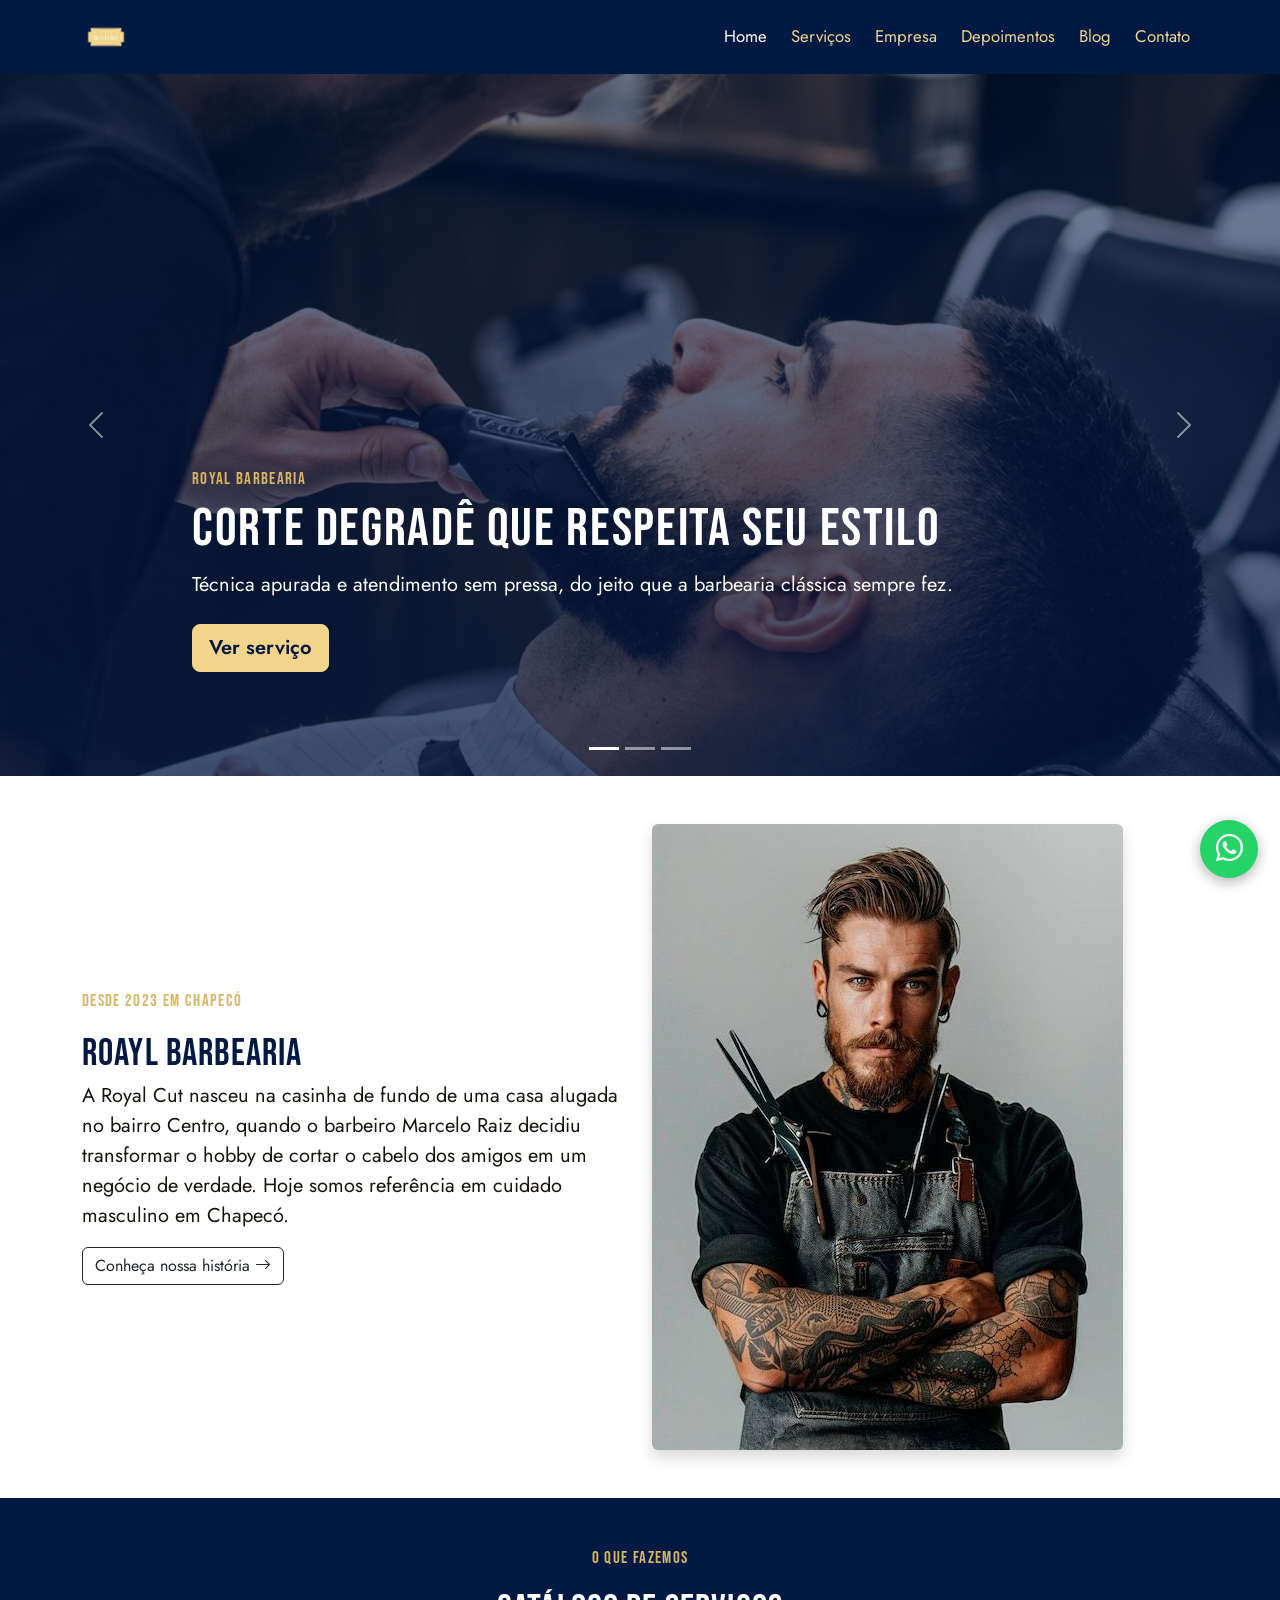
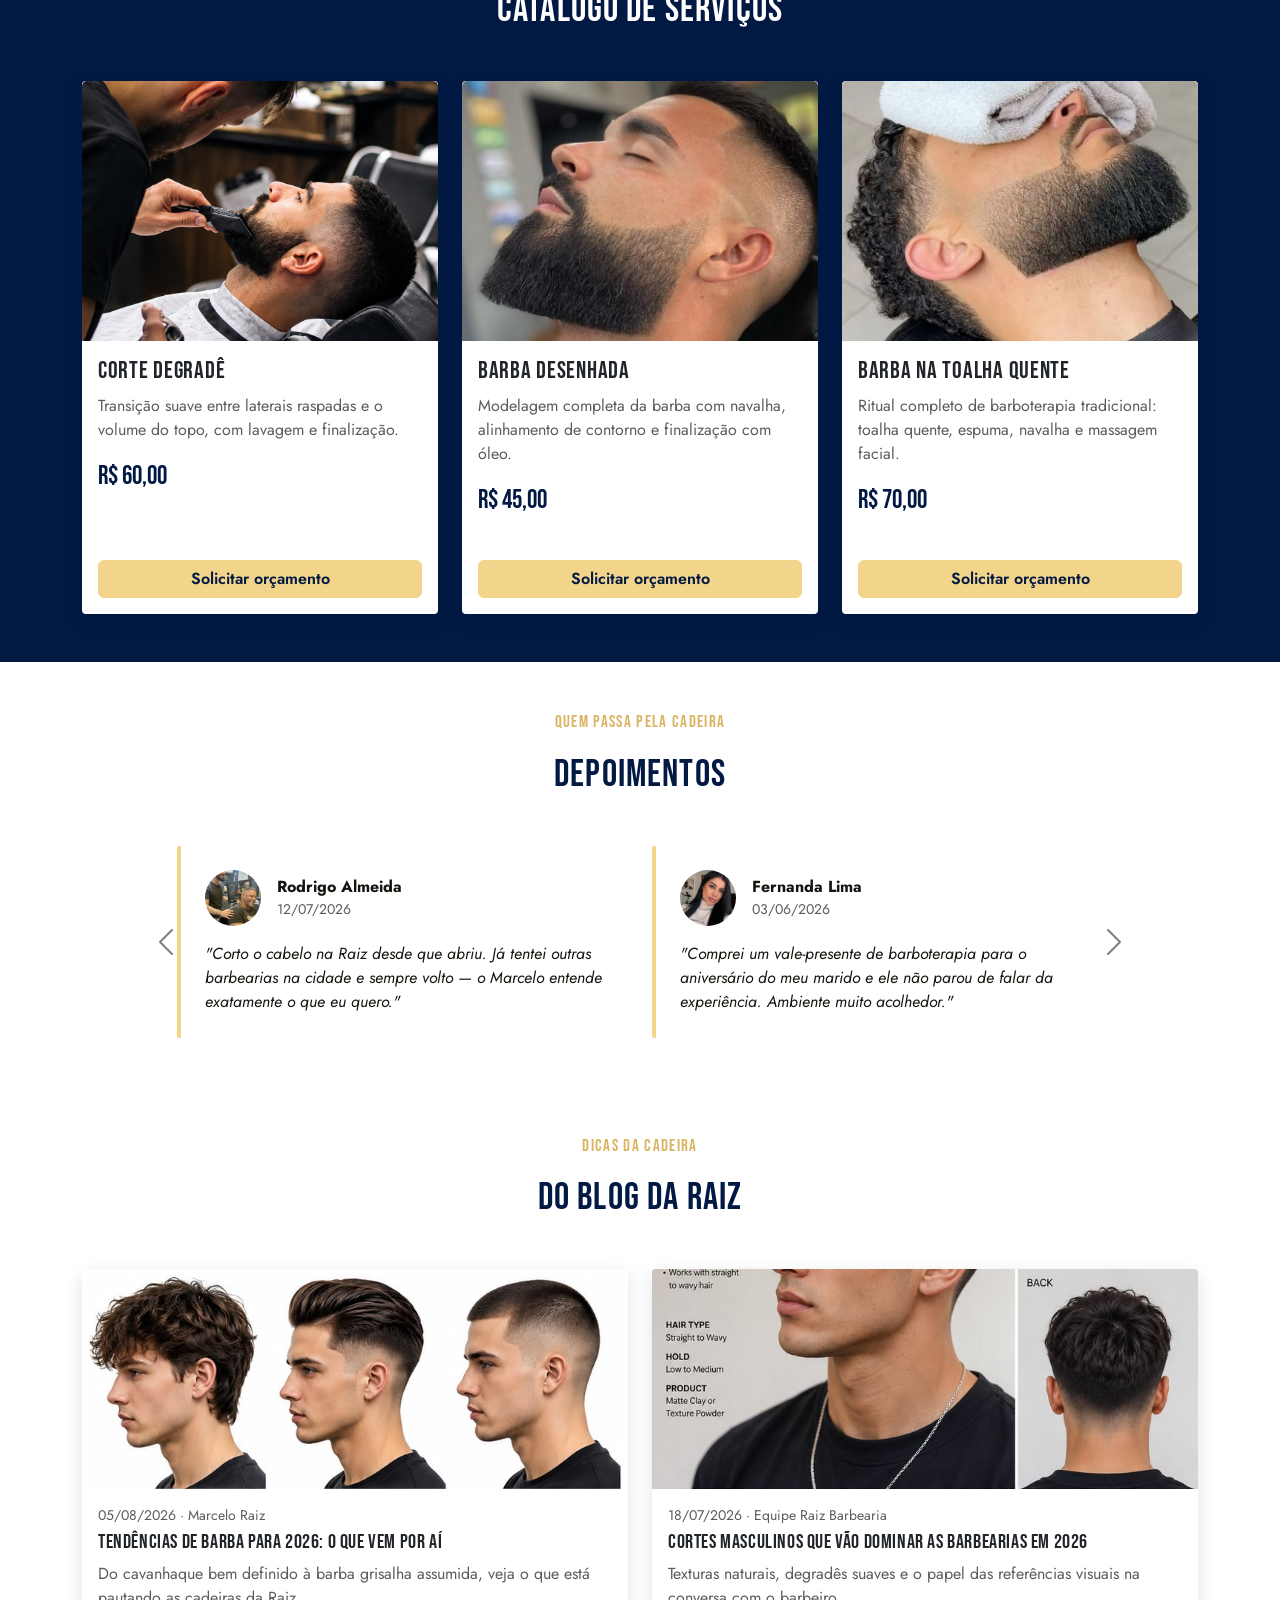
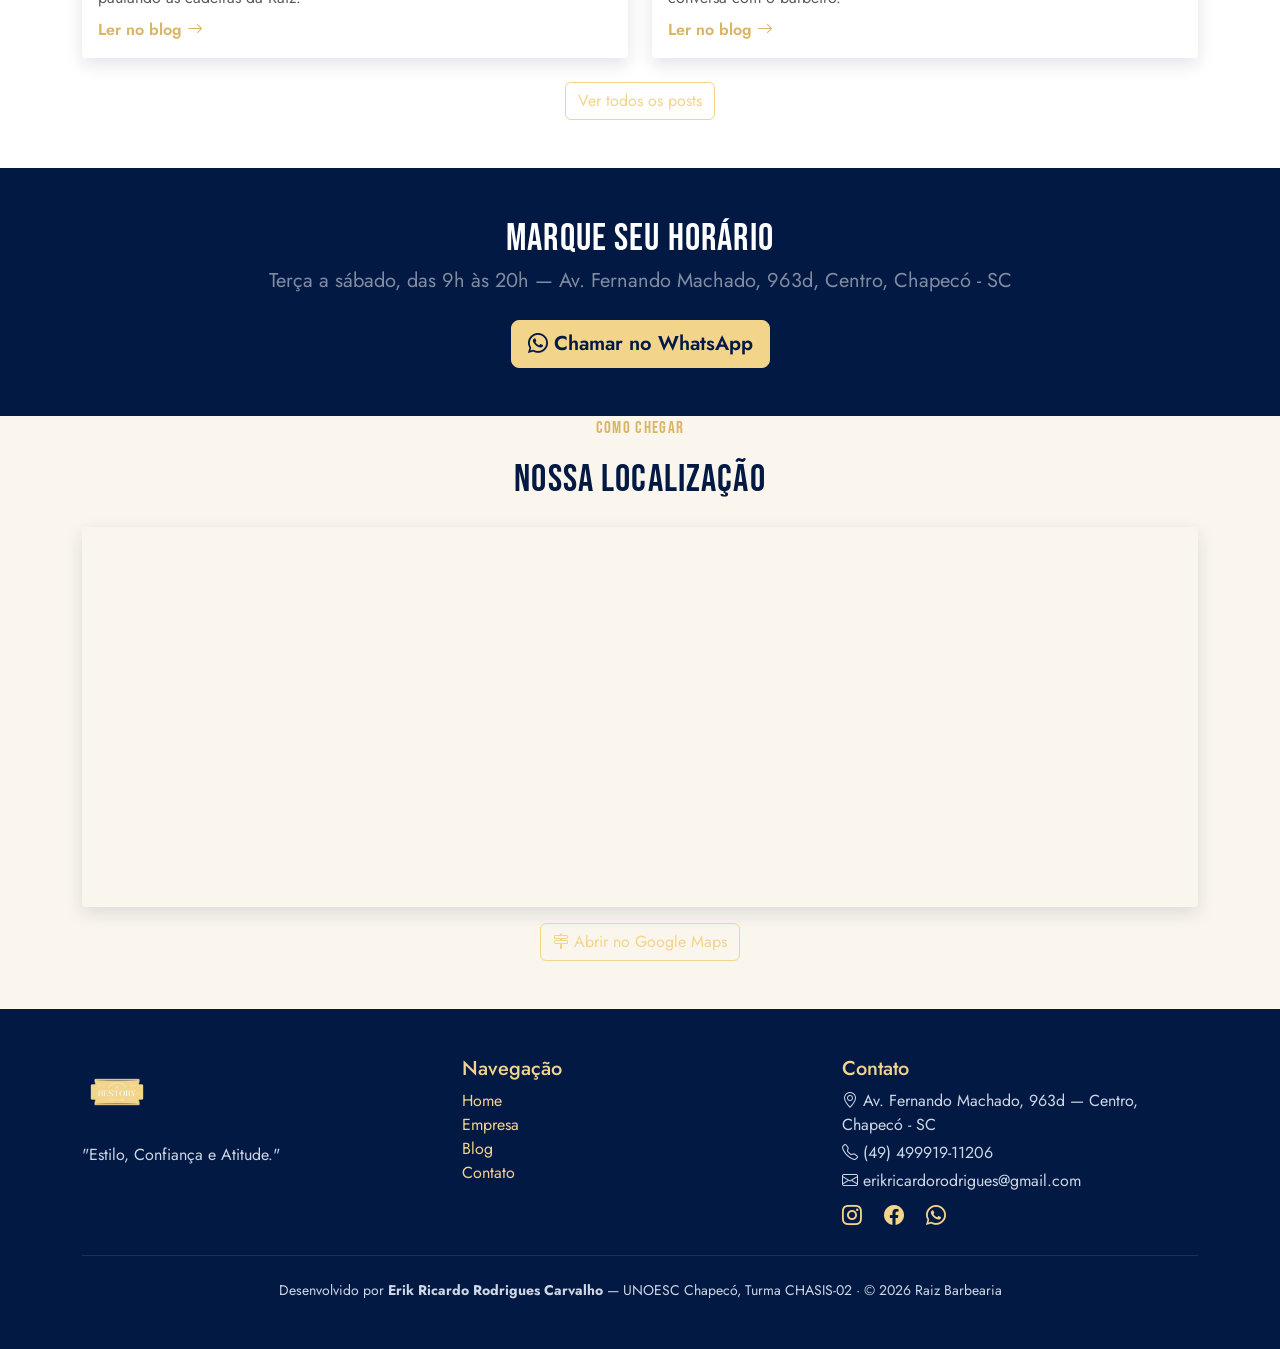
<file: index.html>
<!DOCTYPE html>
<html lang="pt-BR">
<head>
<meta charset="UTF-8">
<meta name="viewport" content="width=device-width, initial-scale=1.0">
<title>Raiz Barbearia | Estilo, Confiança e Atitude</title>
<meta name="description" content="Raiz Barbearia - cortes clássicos, barba desenhada e barboterapia em Chapecó - SC.">

<!-- Bootstrap 5 -->
<link href="https://cdn.jsdelivr.net/npm/bootstrap@5.3.3/dist/css/bootstrap.min.css" rel="stylesheet">
<!-- Bootstrap Icons -->
<link rel="stylesheet" href="https://cdn.jsdelivr.net/npm/bootstrap-icons@1.11.3/font/bootstrap-icons.css">
<!-- Fontes -->
<link rel="preconnect" href="https://fonts.googleapis.com">
<link href="https://fonts.googleapis.com/css2?family=Bebas+Neue&family=Jost:wght@400;500;600&display=swap" rel="stylesheet">
<!-- CSS próprio -->
<link rel="stylesheet" href="css/style.css">
</head>
<body>

<!-- NAVBAR -->
<nav class="navbar navbar-expand-lg navbar-raiz sticky-top py-2">
  <div class="container">
    <a class="navbar-brand" href="index.html">
      <img src="img/image3.png" alt="Logo Raiz Barbearia">
    </a>
    <button class="navbar-toggler" type="button" data-bs-toggle="collapse" data-bs-target="#navMenu">
      <span class="navbar-toggler-icon"></span>
    </button>
    <div class="collapse navbar-collapse" id="navMenu">
      <ul class="navbar-nav ms-auto text-center gap-2">
        <li class="nav-item"><a class="nav-link active" href="index.html#home">Home</a></li>
        <li class="nav-item"><a class="nav-link" href="index.html#servicos">Serviços</a></li>
        <li class="nav-item"><a class="nav-link" href="empresa.html">Empresa</a></li>
        <li class="nav-item"><a class="nav-link" href="index.html#depoimentos">Depoimentos</a></li>
        <li class="nav-item"><a class="nav-link" href="blog.html">Blog</a></li>
        <li class="nav-item"><a class="nav-link" href="contato.html">Contato</a></li>
      </ul>
    </div>
  </div>
</nav>

<!-- HERO / CARROSSEL -->
<header id="home" class="position-relative">
  <div id="heroCarousel" class="carousel slide hero-carousel" data-bs-ride="carousel">
    <div class="carousel-indicators">
      <button type="button" data-bs-target="#heroCarousel" data-bs-slide-to="0" class="active"></button>
      <button type="button" data-bs-target="#heroCarousel" data-bs-slide-to="1"></button>
      <button type="button" data-bs-target="#heroCarousel" data-bs-slide-to="2"></button>
    </div>
    <div class="carousel-inner">
      <div class="carousel-item active position-relative" style="background-image:url('img/image7.jpeg');">
        <div class="carousel-caption text-start text-white">
          <p class="section-kicker mb-1">ROYAL BARBEARIA</p>
          <h1 class="brand-font">Corte Degradê que respeita seu estilo</h1>
          <p class="fs-5 d-none d-md-block">Técnica apurada e atendimento sem pressa, do jeito que a barbearia clássica sempre fez.</p>
          <a href="servico1.html" class="btn btn-gold btn-lg mt-2">Ver serviço</a>
        </div>
      </div>
      <div class="carousel-item position-relative" style="background-image:url('img/image8.jpeg');">
        <div class="carousel-caption text-start text-white">
          <p class="section-kicker mb-1">PROMOÇÃO DO MÊS</p>
          <h1 class="brand-font">Barba Desenhada na navalha</h1>
          <p class="fs-5 d-none d-md-block">Modelagem completa com alinhamento perfeito para o formato do seu rosto.</p>
          <a href="servico2.html" class="btn btn-gold btn-lg mt-2">Ver serviço</a>
        </div>
      </div>
      <div class="carousel-item position-relative" style="background-image:url('img/image9.jpeg');">
        <div class="carousel-caption text-start text-white">
          <p class="section-kicker mb-1">EXPERIÊNCIA COMPLETA</p>
          <h1 class="brand-font">Barboterapia Tradicional</h1>
          <p class="fs-5 d-none d-md-block">Toalha quente, espuma e massagem facial: o ritual mais pedido da casa.</p>
          <a href="servico3.html" class="btn btn-gold btn-lg mt-2">Ver serviço</a>
        </div>
      </div>
    </div>
    <button class="carousel-control-prev" type="button" data-bs-target="#heroCarousel" data-bs-slide="prev">
      <span class="carousel-control-prev-icon"></span>
    </button>
    <button class="carousel-control-next" type="button" data-bs-target="#heroCarousel" data-bs-slide="next">
      <span class="carousel-control-next-icon"></span>
    </button>
  </div>
</header>

<!-- TEASER EMPRESA -->
<section class="py-5 bg-white">
  <div class="container">
    <div class="row align-items-center g-4">
      <div class="col-lg-6">
        <p class="section-kicker">DESDE 2023 EM CHAPECÓ</p>
        <h2 class="section-title">Roayl Barbearia</h2>
        <p class="fs-5">A Royal Cut nasceu na casinha de fundo de uma casa alugada no bairro Centro, quando o barbeiro Marcelo Raiz decidiu transformar o hobby de cortar o cabelo dos amigos em um negócio de verdade. Hoje somos referência em cuidado masculino em Chapecó.</p>
        <a href="empresa.html" class="btn btn-outline-dark">Conheça nossa história <i class="bi bi-arrow-right"></i></a>
      </div>
      <div class="col-lg-6">
        <img src="img/image4.jpeg" class="img-fluid rounded shadow" alt="Barbeiro da Raiz Barbearia atendendo cliente">
      </div>
    </div>
  </div>
</section>

<!-- CATÁLOGO DE SERVIÇOS -->
<section id="servicos" class="py-5 bg-navy">
  <div class="container">
    <div class="text-center mb-5">
      <p class="section-kicker text-gold">O QUE FAZEMOS</p>
      <h2 class="section-title text-white">Catálogo de Serviços</h2>
    </div>
    <div class="row g-4">

      <div class="col-md-4">
        <div class="card card-service h-100">
          <img src="img/image7.jpeg" class="card-img-top" alt="Corte Degradê">
          <div class="card-body">
            <h3 class="h4">Corte Degradê</h3>
            <p class="text-muted">Transição suave entre laterais raspadas e o volume do topo, com lavagem e finalização.</p>
            <p class="price-tag">R$ 60,00</p>
          </div>
          <div class="card-footer bg-white border-0 pb-3 d-grid">
            <a href="servico1.html" class="btn btn-gold">Solicitar orçamento</a>
          </div>
        </div>
      </div>

      <div class="col-md-4">
        <div class="card card-service h-100">
          <img src="img/image8.jpeg" class="card-img-top" alt="Barba Desenhada">
          <div class="card-body">
            <h3 class="h4">Barba Desenhada</h3>
            <p class="text-muted">Modelagem completa da barba com navalha, alinhamento de contorno e finalização com óleo.</p>
            <p class="price-tag">R$ 45,00</p>
          </div>
          <div class="card-footer bg-white border-0 pb-3 d-grid">
            <a href="servico2.html" class="btn btn-gold">Solicitar orçamento</a>
          </div>
        </div>
      </div>

      <div class="col-md-4">
        <div class="card card-service h-100">
          <img src="img/image9.jpeg" class="card-img-top" alt="Barba na Toalha Quente">
          <div class="card-body">
            <h3 class="h4">Barba na Toalha Quente</h3>
            <p class="text-muted">Ritual completo de barboterapia tradicional: toalha quente, espuma, navalha e massagem facial.</p>
            <p class="price-tag">R$ 70,00</p>
          </div>
          <div class="card-footer bg-white border-0 pb-3 d-grid">
            <a href="servico3.html" class="btn btn-gold">Solicitar orçamento</a>
          </div>
        </div>
      </div>

    </div>
  </div>
</section>

<!-- DEPOIMENTOS -->
<section id="depoimentos" class="py-5 bg-white">
  <div class="container">
    <div class="text-center mb-5">
      <p class="section-kicker">QUEM PASSA PELA CADEIRA</p>
      <h2 class="section-title">Depoimentos</h2>
    </div>

    <div id="depoimentosCarousel" class="carousel slide" data-bs-ride="carousel">
      <div class="carousel-inner">

        <div class="carousel-item active">
          <div class="row g-4 justify-content-center">
            <div class="col-md-5">
              <div class="testimonial-card">
                <div class="d-flex align-items-center gap-3 mb-3">
                  <img src="img/image10.jpeg" class="testimonial-avatar" alt="Rodrigo Almeida">
                  <div>
                    <strong>Rodrigo Almeida</strong>
                    <div class="text-muted small">12/07/2026</div>
                  </div>
                </div>
                <p class="mb-0 fst-italic">"Corto o cabelo na Raiz desde que abriu. Já tentei outras barbearias na cidade e sempre volto — o Marcelo entende exatamente o que eu quero."</p>
              </div>
            </div>
            <div class="col-md-5">
              <div class="testimonial-card">
                <div class="d-flex align-items-center gap-3 mb-3">
                  <img src="img/image11.jpeg" class="testimonial-avatar" alt="Fernanda Lima">
                  <div>
                    <strong>Fernanda Lima</strong>
                    <div class="text-muted small">03/06/2026</div>
                  </div>
                </div>
                <p class="mb-0 fst-italic">"Comprei um vale-presente de barboterapia para o aniversário do meu marido e ele não parou de falar da experiência. Ambiente muito acolhedor."</p>
              </div>
            </div>
          </div>
        </div>

        <div class="carousel-item">
          <div class="row g-4 justify-content-center">
            <div class="col-md-5">
              <div class="testimonial-card">
                <div class="d-flex align-items-center gap-3 mb-3">
                  <img src="img/image12.jpeg" class="testimonial-avatar" alt="Eduardo Zanella">
                  <div>
                    <strong>Eduardo Zanella</strong>
                    <div class="text-muted small">22/04/2026</div>
                  </div>
                </div>
                <p class="mb-0 fst-italic">"Sou grisalho e sempre tive receio de mexer na barba. O Gabriel foi paciente, explicou cada etapa do desenho e o resultado ficou natural. Virei cliente fiel."</p>
              </div>
            </div>
            <div class="col-md-5">
              <div class="testimonial-card">
                <div class="d-flex align-items-center gap-3 mb-3">
                  <div class="testimonial-avatar-fallback">TS</div>
                  <div>
                    <strong>Thiago Souza</strong>
                    <div class="text-muted small">28/03/2026</div>
                  </div>
                </div>
                <p class="mb-0 fst-italic">"Ambiente muito bem cuidado e horário sempre respeitado. O corte degradê ficou exatamente como eu pedi, sem precisar explicar duas vezes."</p>
              </div>
            </div>
          </div>
        </div>

        <div class="carousel-item">
          <div class="row g-4 justify-content-center">
            <div class="col-md-5">
              <div class="testimonial-card">
                <div class="d-flex align-items-center gap-3 mb-3">
                  <div class="testimonial-avatar-fallback">CM</div>
                  <div>
                    <strong>Carlos Menezes</strong>
                    <div class="text-muted small">15/02/2026</div>
                  </div>
                </div>
                <p class="mb-0 fst-italic">"Já indiquei a Raiz pra vários amigos. Atendimento pontual e a Juliana entende muito de coloração masculina, ficou super natural."</p>
              </div>
            </div>
          </div>
        </div>

      </div>
      <button class="carousel-control-prev" type="button" data-bs-target="#depoimentosCarousel" data-bs-slide="prev">
        <span class="carousel-control-prev-icon" style="filter:invert(1) grayscale(1);"></span>
      </button>
      <button class="carousel-control-next" type="button" data-bs-target="#depoimentosCarousel" data-bs-slide="next">
        <span class="carousel-control-next-icon" style="filter:invert(1) grayscale(1);"></span>
      </button>
    </div>
  </div>
</section>

<!-- BLOG TEASER -->
<section class="py-5 bg-white">
  <div class="container">
    <div class="text-center mb-5">
      <p class="section-kicker">DICAS DA CADEIRA</p>
      <h2 class="section-title">Do blog da Raiz</h2>
    </div>
    <div class="row g-4">
      <div class="col-md-6">
        <a href="blog.html#post-tendencias-barba-2026" class="text-decoration-none text-reset">
          <div class="card card-service h-100">
            <img src="img/image13.jpeg" alt="Tendências de barba para 2026" style="height:220px; object-fit:cover;">
            <div class="card-body">
              <p class="text-muted small mb-1">05/08/2026 &middot; Marcelo Raiz</p>
              <h3 class="h5">Tendências de Barba para 2026: o que vem por aí</h3>
              <p class="mb-0 text-muted">Do cavanhaque bem definido à barba grisalha assumida, veja o que está pautando as cadeiras da Raiz.</p>
              <span class="text-gold-dark fw-semibold d-inline-block mt-2">Ler no blog <i class="bi bi-arrow-right"></i></span>
            </div>
          </div>
        </a>
      </div>
      <div class="col-md-6">
        <a href="blog.html#post-cortes-masculinos-2026" class="text-decoration-none text-reset">
          <div class="card card-service h-100">
            <img src="img/image14.jpeg" alt="Cortes masculinos que vão dominar as barbearias em 2026" style="height:220px; object-fit:cover;">
            <div class="card-body">
              <p class="text-muted small mb-1">18/07/2026 &middot; Equipe Raiz Barbearia</p>
              <h3 class="h5">Cortes Masculinos que Vão Dominar as Barbearias em 2026</h3>
              <p class="mb-0 text-muted">Texturas naturais, degradês suaves e o papel das referências visuais na conversa com o barbeiro.</p>
              <span class="text-gold-dark fw-semibold d-inline-block mt-2">Ler no blog <i class="bi bi-arrow-right"></i></span>
            </div>
          </div>
        </a>
      </div>
    </div>
    <div class="text-center mt-4">
      <a href="blog.html" class="btn btn-outline-gold">Ver todos os posts</a>
    </div>
  </div>
</section>

<!-- CTA FINAL -->
<section class="py-5 bg-navy text-center">
  <div class="container">
    <h2 class="text-white section-title">Marque seu horário</h2>
    <p class="text-white-50 fs-5 mb-4">Terça a sábado, das 9h às 20h — Av. Fernando Machado, 963d, Centro, Chapecó - SC</p>
    <a href="https://wa.me/5549999911206" target="_blank" class="btn btn-gold btn-lg"><i class="bi bi-whatsapp"></i> Chamar no WhatsApp</a>
  </div>
</section>

<!-- MAPA -->
<section class="pb-5">
  <div class="container">
    <div class="text-center mb-4">
      <p class="section-kicker">COMO CHEGAR</p>
      <h2 class="section-title">Nossa localização</h2>
    </div>
    <div class="map-embed">
      <iframe
        src="https://maps.google.com/maps?q=Av.+Fernando+Machado,+963d,+Centro,+Chapec%C3%B3+-+SC,+89802-111&output=embed"
        width="100%" height="100%" style="border:0;" allowfullscreen="" loading="lazy"
        referrerpolicy="no-referrer-when-downgrade" title="Localização da Raiz Barbearia no mapa"></iframe>
    </div>
    <div class="text-center mt-3">
      <a href="https://www.google.com/maps/search/?api=1&query=Av.+Fernando+Machado,+963d,+Centro,+Chapec%C3%B3+-+SC,+89802-111" target="_blank" class="btn btn-outline-gold">
        <i class="bi bi-signpost-2"></i> Abrir no Google Maps
      </a>
    </div>
  </div>
</section>

<!-- FOOTER -->
<footer class="site-footer py-5">
  <div class="container">
    <div class="row g-4">
      <div class="col-md-4">
        <img src="img/image1.png" alt="Logo Raiz Barbearia" style="height:70px;">
        <p class="mt-3 mb-0">"Estilo, Confiança e Atitude."</p>
      </div>
      <div class="col-md-4">
        <h5 class="text-gold">Navegação</h5>
        <ul class="list-unstyled">
          <li><a href="index.html">Home</a></li>
          <li><a href="empresa.html">Empresa</a></li>
          <li><a href="blog.html">Blog</a></li>
          <li><a href="contato.html">Contato</a></li>
        </ul>
      </div>
      <div class="col-md-4">
        <h5 class="text-gold">Contato</h5>
        <p class="mb-1"><i class="bi bi-geo-alt"></i> Av. Fernando Machado, 963d — Centro, Chapecó - SC</p>
        <p class="mb-1"><i class="bi bi-telephone"></i> (49) 499919-11206</p>
        <p class="mb-1"><i class="bi bi-envelope"></i> erikricardorodrigues@gmail.com</p>
        <div class="mt-2 fs-5">
          <a href="#" class="me-3"><i class="bi bi-instagram"></i></a>
          <a href="#" class="me-3"><i class="bi bi-facebook"></i></a>
          <a href="https://wa.me/5549999911206" target="_blank"><i class="bi bi-whatsapp"></i></a>
        </div>
      </div>
    </div>
    <hr class="border-secondary my-4">
    <p class="text-center mb-0 small">Desenvolvido por <strong>Erik Ricardo Rodrigues Carvalho</strong> — UNOESC Chapecó, Turma CHASIS-02 &middot; &copy; 2026 Raiz Barbearia</p>
  </div>
</footer>

<a href="https://wa.me/5549999911206" target="_blank" class="whatsapp-float"><i class="bi bi-whatsapp"></i></a>

<script src="https://cdn.jsdelivr.net/npm/bootstrap@5.3.3/dist/js/bootstrap.bundle.min.js"></script>
</body>
</html>
</file>
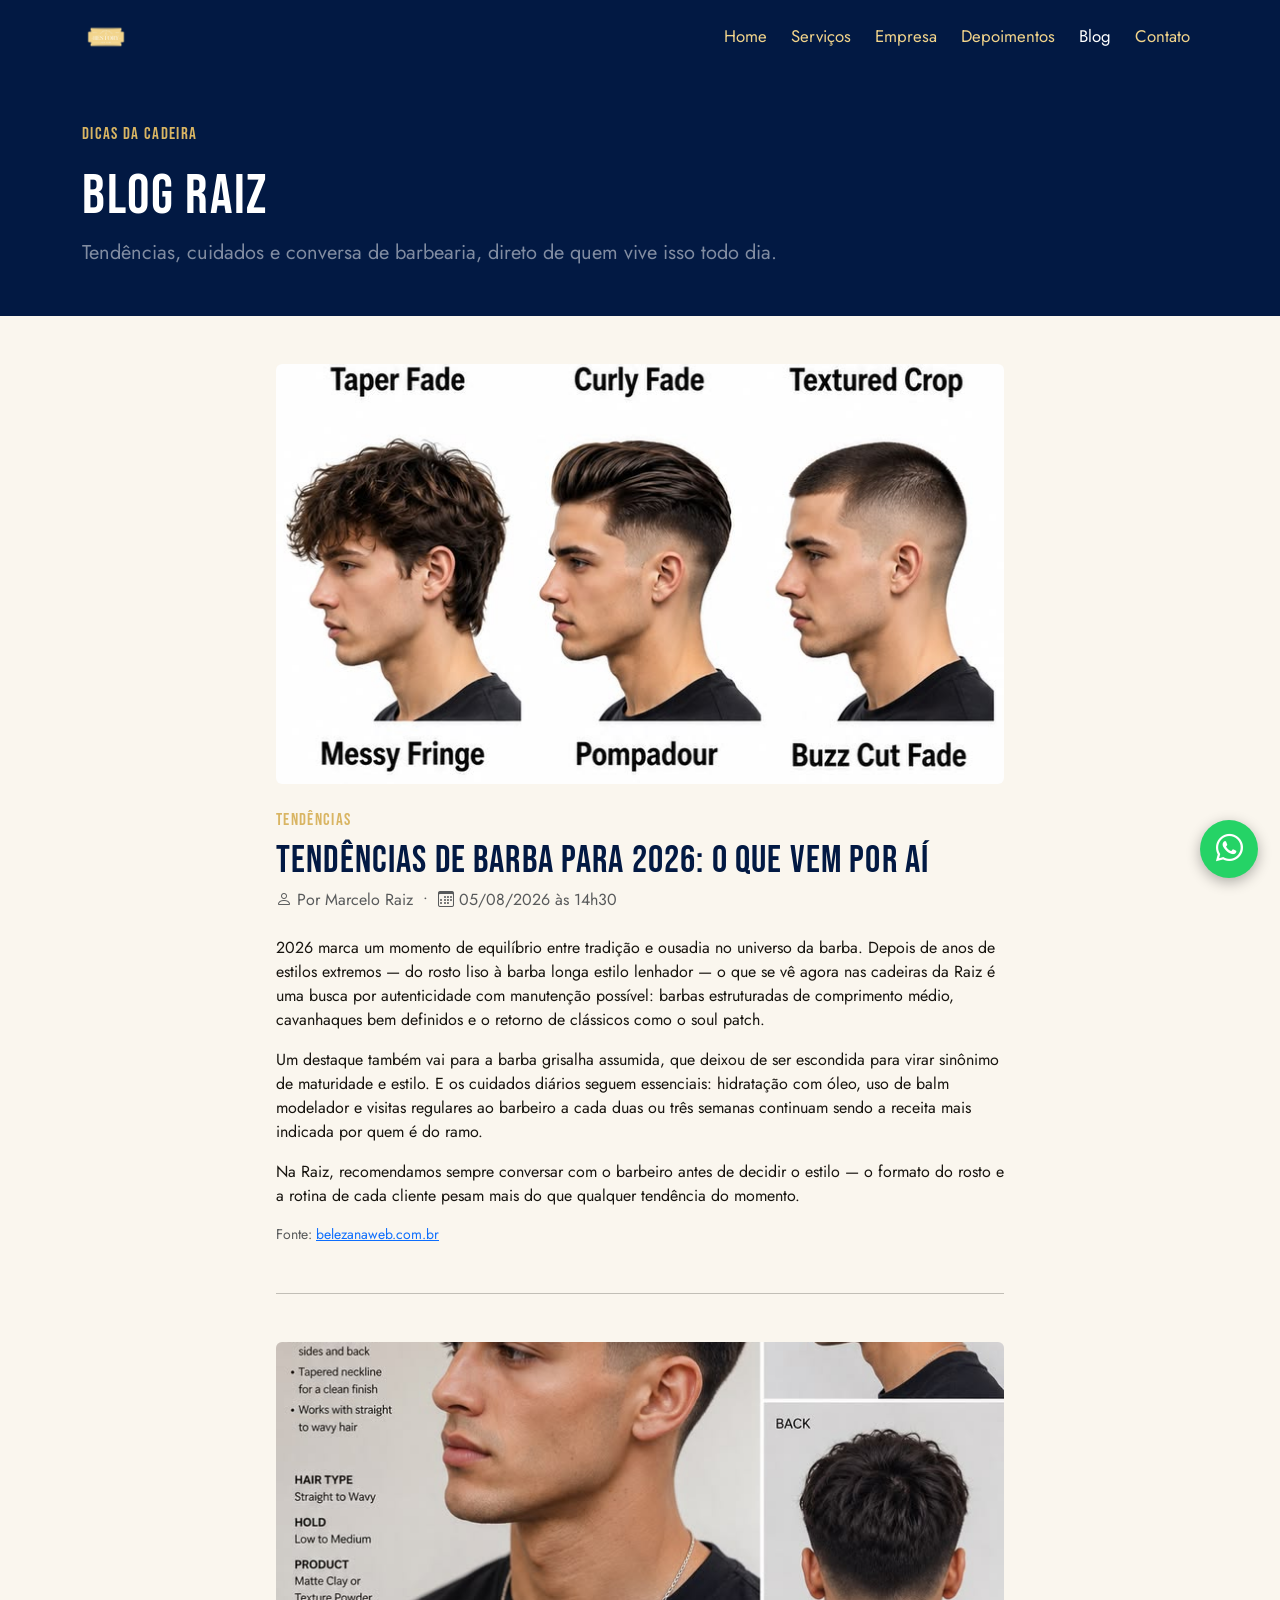
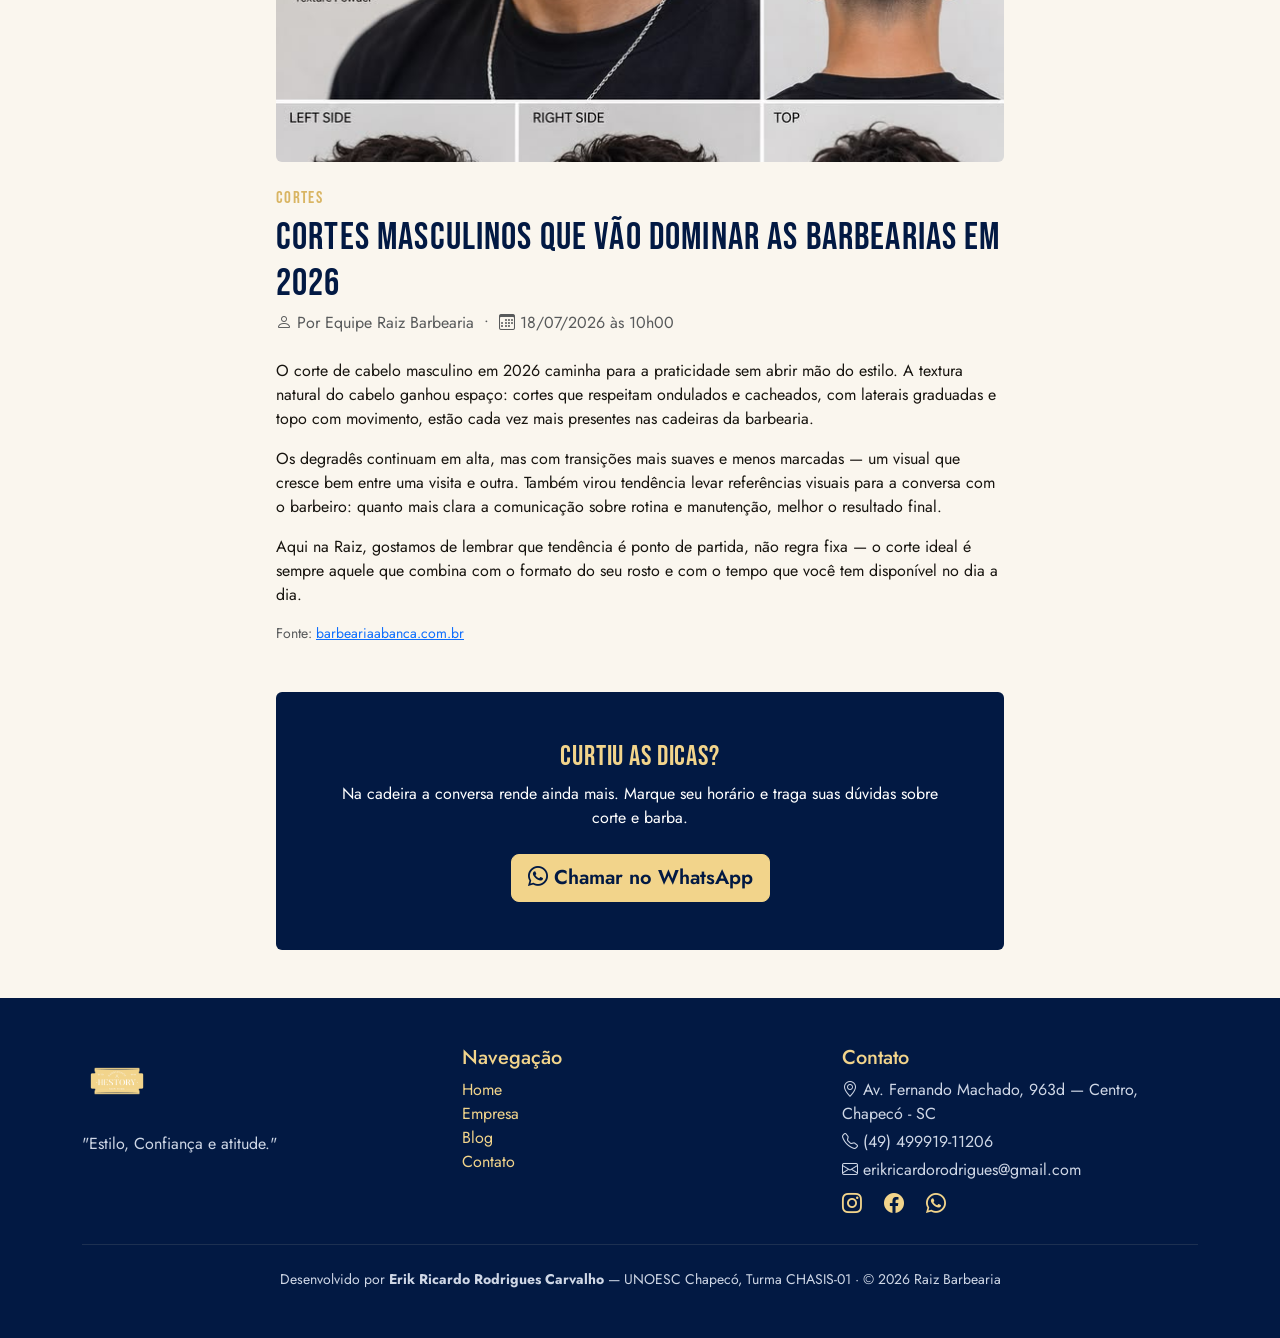
<file: blog.html>
<!DOCTYPE html>
<html lang="pt-BR">
<head>
<meta charset="UTF-8">
<meta name="viewport" content="width=device-width, initial-scale=1.0">
<title>Blog | Raiz Barbearia</title>
<meta name="description" content="Dicas, tendências e cuidados masculinos direto da equipe da Raiz Barbearia em Chapecó - SC.">

<link href="https://cdn.jsdelivr.net/npm/bootstrap@5.3.3/dist/css/bootstrap.min.css" rel="stylesheet">
<link rel="stylesheet" href="https://cdn.jsdelivr.net/npm/bootstrap-icons@1.11.3/font/bootstrap-icons.css">
<link rel="preconnect" href="https://fonts.googleapis.com">
<link href="https://fonts.googleapis.com/css2?family=Bebas+Neue&family=Jost:wght@400;500;600&display=swap" rel="stylesheet">
<link rel="stylesheet" href="css/style.css">
</head>
<body>

<!-- NAVBAR -->
<nav class="navbar navbar-expand-lg navbar-raiz sticky-top py-2">
  <div class="container">
    <a class="navbar-brand" href="index.html">
      <img src="img/image3.png" alt="Logo Raiz Barbearia">
    </a>
    <button class="navbar-toggler" type="button" data-bs-toggle="collapse" data-bs-target="#navMenu">
      <span class="navbar-toggler-icon"></span>
    </button>
    <div class="collapse navbar-collapse" id="navMenu">
      <ul class="navbar-nav ms-auto text-center gap-2">
        <li class="nav-item"><a class="nav-link" href="index.html#home">Home</a></li>
        <li class="nav-item"><a class="nav-link" href="index.html#servicos">Serviços</a></li>
        <li class="nav-item"><a class="nav-link" href="empresa.html">Empresa</a></li>
        <li class="nav-item"><a class="nav-link" href="index.html#depoimentos">Depoimentos</a></li>
        <li class="nav-item"><a class="nav-link active" href="blog.html">Blog</a></li>
        <li class="nav-item"><a class="nav-link" href="contato.html">Contato</a></li>
      </ul>
    </div>
  </div>
</nav>

<!-- HERO -->
<div class="service-hero py-5">
  <div class="container">
    <p class="section-kicker text-gold">DICAS DA CADEIRA</p>
    <h1 class="text-white brand-font display-4">Blog Raiz</h1>
    <p class="text-white-50 fs-5 mb-0">Tendências, cuidados e conversa de barbearia, direto de quem vive isso todo dia.</p>
  </div>
</div>

<!-- POSTS -->
<section class="py-5">
  <div class="container">
    <div class="row g-5">

      <!-- POST 1 -->
      <article class="col-lg-8 mx-auto" id="post-tendencias-barba-2026">
        <img src="img/image13.jpeg" class="w-100 rounded mb-4" style="max-height:420px; object-fit:cover;" alt="Tendências de barba para 2026">
        <p class="section-kicker mb-1">TENDÊNCIAS</p>
        <h2 class="section-title">Tendências de Barba para 2026: o que vem por aí</h2>
        <p class="text-muted mb-4"><i class="bi bi-person"></i> Por Marcelo Raiz &nbsp;•&nbsp; <i class="bi bi-calendar3"></i> 05/08/2026 às 14h30</p>

        <p>2026 marca um momento de equilíbrio entre tradição e ousadia no universo da barba. Depois de anos de estilos extremos — do rosto liso à barba longa estilo lenhador — o que se vê agora nas cadeiras da Raiz é uma busca por autenticidade com manutenção possível: barbas estruturadas de comprimento médio, cavanhaques bem definidos e o retorno de clássicos como o soul patch.</p>

        <p>Um destaque também vai para a barba grisalha assumida, que deixou de ser escondida para virar sinônimo de maturidade e estilo. E os cuidados diários seguem essenciais: hidratação com óleo, uso de balm modelador e visitas regulares ao barbeiro a cada duas ou três semanas continuam sendo a receita mais indicada por quem é do ramo.</p>

        <p>Na Raiz, recomendamos sempre conversar com o barbeiro antes de decidir o estilo — o formato do rosto e a rotina de cada cliente pesam mais do que qualquer tendência do momento.</p>

        <p class="small text-muted mb-5">Fonte: <a href="https://www.belezanaweb.com.br/loucas-por-beleza/tendencias-de-barbearia-para-2026/" target="_blank" rel="noopener">belezanaweb.com.br</a></p>

        <hr class="my-5">

        <!-- POST 2 -->
        <div id="post-cortes-masculinos-2026">
          <img src="img/image14.jpeg" class="w-100 rounded mb-4" style="max-height:420px; object-fit:cover;" alt="Cortes masculinos que vão dominar as barbearias em 2026">
          <p class="section-kicker mb-1">CORTES</p>
          <h2 class="section-title">Cortes Masculinos que Vão Dominar as Barbearias em 2026</h2>
          <p class="text-muted mb-4"><i class="bi bi-person"></i> Por Equipe Raiz Barbearia &nbsp;•&nbsp; <i class="bi bi-calendar3"></i> 18/07/2026 às 10h00</p>

          <p>O corte de cabelo masculino em 2026 caminha para a praticidade sem abrir mão do estilo. A textura natural do cabelo ganhou espaço: cortes que respeitam ondulados e cacheados, com laterais graduadas e topo com movimento, estão cada vez mais presentes nas cadeiras da barbearia.</p>

          <p>Os degradês continuam em alta, mas com transições mais suaves e menos marcadas — um visual que cresce bem entre uma visita e outra. Também virou tendência levar referências visuais para a conversa com o barbeiro: quanto mais clara a comunicação sobre rotina e manutenção, melhor o resultado final.</p>

          <p>Aqui na Raiz, gostamos de lembrar que tendência é ponto de partida, não regra fixa — o corte ideal é sempre aquele que combina com o formato do seu rosto e com o tempo que você tem disponível no dia a dia.</p>

          <p class="small text-muted mb-5">Fonte: <a href="https://barbeariaabanca.com.br/blog/cortes-masculinos-2026-tendencias" target="_blank" rel="noopener">barbeariaabanca.com.br</a></p>
        </div>

        <div class="bg-navy text-white rounded p-4 p-md-5 text-center mt-4">
          <h3 class="text-gold mb-2">Curtiu as dicas?</h3>
          <p class="mb-4">Na cadeira a conversa rende ainda mais. Marque seu horário e traga suas dúvidas sobre corte e barba.</p>
          <a href="https://wa.me/5549999911206" target="_blank" class="btn btn-gold btn-lg"><i class="bi bi-whatsapp"></i> Chamar no WhatsApp</a>
        </div>
      </article>

    </div>
  </div>
</section>

<!-- FOOTER -->
<footer class="site-footer py-5">
  <div class="container">
    <div class="row g-4">
      <div class="col-md-4">
        <img src="img/image1.png" alt="Logo Raiz Barbearia" style="height:70px;">
        <p class="mt-3 mb-0">"Estilo, Confiança e atitude."</p>
      </div>
      <div class="col-md-4">
        <h5 class="text-gold">Navegação</h5>
        <ul class="list-unstyled">
          <li><a href="index.html">Home</a></li>
          <li><a href="empresa.html">Empresa</a></li>
          <li><a href="blog.html">Blog</a></li>
          <li><a href="contato.html">Contato</a></li>
        </ul>
      </div>
      <div class="col-md-4">
        <h5 class="text-gold">Contato</h5>
        <p class="mb-1"><i class="bi bi-geo-alt"></i> Av. Fernando Machado, 963d — Centro, Chapecó - SC</p>
        <p class="mb-1"><i class="bi bi-telephone"></i> (49) 499919-11206</p>
        <p class="mb-1"><i class="bi bi-envelope"></i> erikricardorodrigues@gmail.com</p>
        <div class="mt-2 fs-5">
          <a href="#" class="me-3"><i class="bi bi-instagram"></i></a>
          <a href="#" class="me-3"><i class="bi bi-facebook"></i></a>
          <a href="https://wa.me/5549999911206" target="_blank"><i class="bi bi-whatsapp"></i></a>
        </div>
      </div>
    </div>
    <hr class="border-secondary my-4">
    <p class="text-center mb-0 small">Desenvolvido por <strong>Erik Ricardo Rodrigues Carvalho</strong> — UNOESC Chapecó, Turma CHASIS-01 &middot; &copy; 2026 Raiz Barbearia</p>
  </div>
</footer>

<a href="https://wa.me/5549999911206" target="_blank" class="whatsapp-float"><i class="bi bi-whatsapp"></i></a>

<script src="https://cdn.jsdelivr.net/npm/bootstrap@5.3.3/dist/js/bootstrap.bundle.min.js"></script>
</body>
</html>
</file>
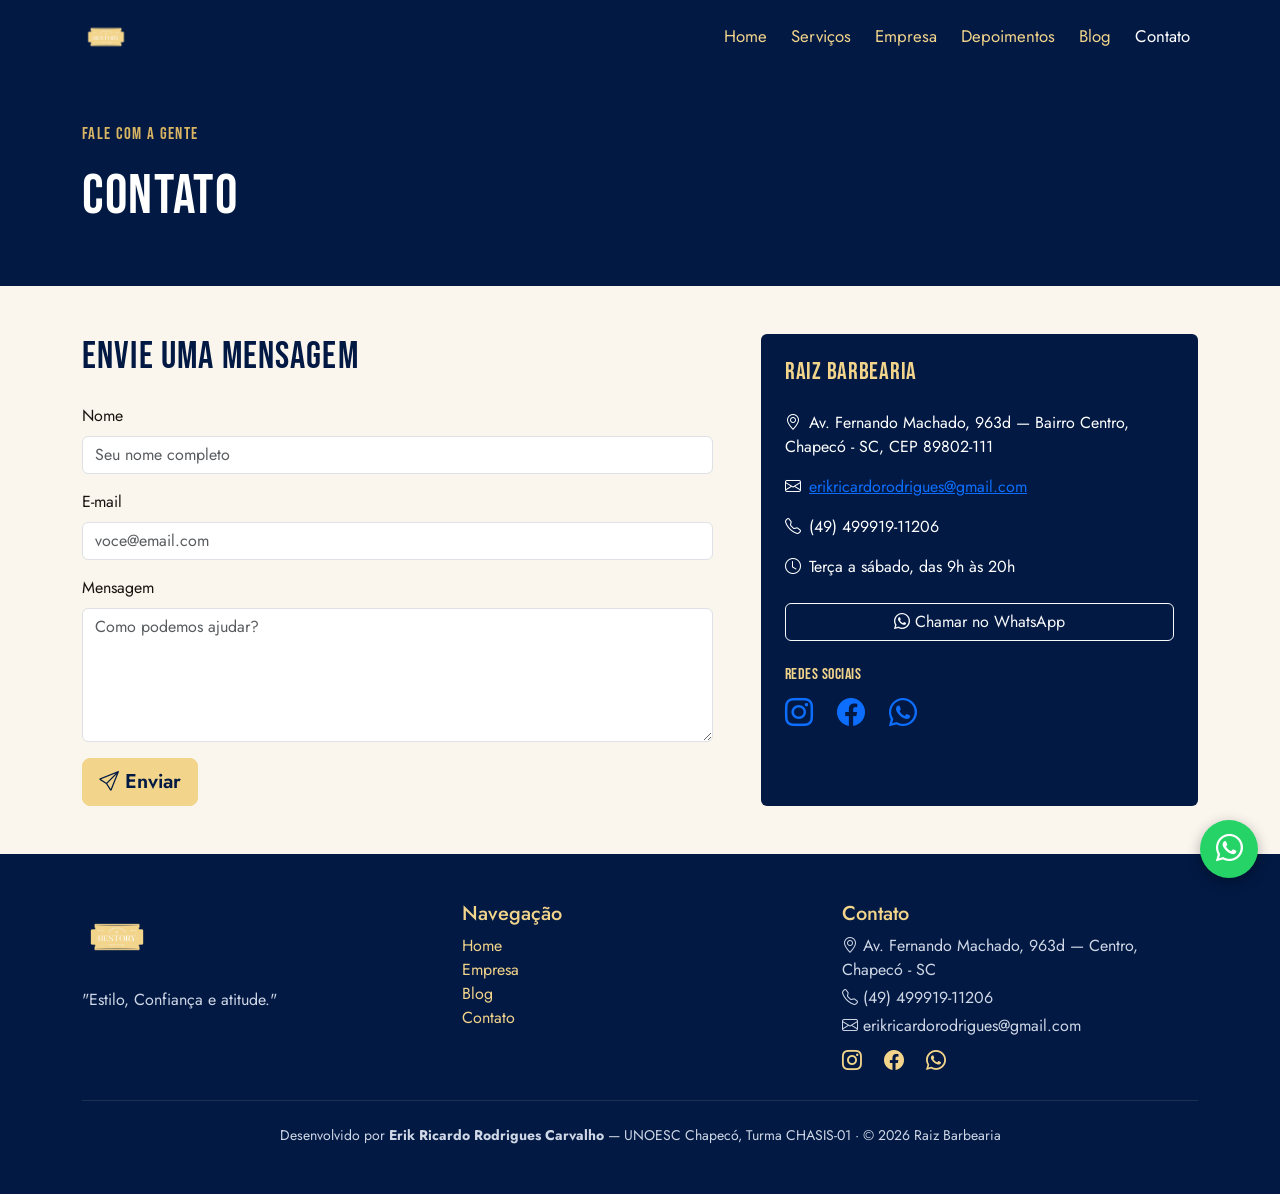
<file: contato.html>
<!DOCTYPE html>
<html lang="pt-BR">
<head>
<meta charset="UTF-8">
<meta name="viewport" content="width=device-width, initial-scale=1.0">
<title>Contato | Raiz Barbearia</title>

<link href="https://cdn.jsdelivr.net/npm/bootstrap@5.3.3/dist/css/bootstrap.min.css" rel="stylesheet">
<link rel="stylesheet" href="https://cdn.jsdelivr.net/npm/bootstrap-icons@1.11.3/font/bootstrap-icons.css">
<link rel="preconnect" href="https://fonts.googleapis.com">
<link href="https://fonts.googleapis.com/css2?family=Bebas+Neue&family=Jost:wght@400;500;600&display=swap" rel="stylesheet">
<link rel="stylesheet" href="css/style.css">
</head>
<body>

<!-- NAVBAR -->
<nav class="navbar navbar-expand-lg navbar-raiz sticky-top py-2">
  <div class="container">
    <a class="navbar-brand" href="index.html">
      <img src="img/image3.png" alt="Logo Raiz Barbearia">
    </a>
    <button class="navbar-toggler" type="button" data-bs-toggle="collapse" data-bs-target="#navMenu">
      <span class="navbar-toggler-icon"></span>
    </button>
    <div class="collapse navbar-collapse" id="navMenu">
      <ul class="navbar-nav ms-auto text-center gap-2">
        <li class="nav-item"><a class="nav-link" href="index.html#home">Home</a></li>
        <li class="nav-item"><a class="nav-link" href="index.html#servicos">Serviços</a></li>
        <li class="nav-item"><a class="nav-link" href="empresa.html">Empresa</a></li>
        <li class="nav-item"><a class="nav-link" href="index.html#depoimentos">Depoimentos</a></li>
        <li class="nav-item"><a class="nav-link" href="blog.html">Blog</a></li>
        <li class="nav-item"><a class="nav-link active" href="contato.html">Contato</a></li>
      </ul>
    </div>
  </div>
</nav>

<!-- HERO -->
<div class="service-hero py-5">
  <div class="container">
    <p class="section-kicker text-gold">FALE COM A GENTE</p>
    <h1 class="text-white brand-font display-4">Contato</h1>
  </div>
</div>

<section class="py-5">
  <div class="container">
    <div class="row g-5">

      <!-- Formulário -->
      <div class="col-lg-7">
        <h2 class="section-title mb-4">Envie uma mensagem</h2>
        <form id="formContato" method="post" action="php/contato_salvar.php">
          <div class="mb-3">
            <label class="form-label" for="contatoNome">Nome</label>
            <input type="text" class="form-control" id="contatoNome" name="nome" placeholder="Seu nome completo" required>
          </div>
          <div class="mb-3">
            <label class="form-label" for="contatoEmail">E-mail</label>
            <input type="email" class="form-control" id="contatoEmail" name="email" placeholder="voce@email.com" required>
          </div>
          <div class="mb-3">
            <label class="form-label" for="contatoMensagem">Mensagem</label>
            <textarea class="form-control" id="contatoMensagem" name="mensagem" rows="5" placeholder="Como podemos ajudar?" required></textarea>
          </div>
          <button type="submit" class="btn btn-gold btn-lg"><i class="bi bi-send"></i> Enviar</button>
          <div id="formContatoFeedback" class="alert mt-3 d-none" role="alert"></div>
        </form>
      </div>

      <!-- Informações -->
      <div class="col-lg-5">
        <div class="bg-navy text-white rounded p-4 h-100">
          <h2 class="h4 text-gold mb-4">Raiz Barbearia</h2>

          <p class="mb-3"><i class="bi bi-geo-alt me-2"></i>Av. Fernando Machado, 963d — Bairro Centro, Chapecó - SC, CEP 89802-111</p>
          <p class="mb-3"><i class="bi bi-envelope me-2"></i><a href="mailto:erikricardorodrigues@gmail.com">erikricardorodrigues@gmail.com</a></p>
          <p class="mb-3"><i class="bi bi-telephone me-2"></i>(49) 499919-11206</p>
          <p class="mb-4"><i class="bi bi-clock me-2"></i>Terça a sábado, das 9h às 20h</p>

          <a href="https://wa.me/5549999911206" target="_blank" class="btn btn-outline-light w-100 mb-4">
            <i class="bi bi-whatsapp"></i> Chamar no WhatsApp
          </a>

          <h3 class="h6 text-gold">Redes sociais</h3>
          <div class="fs-3">
            <a href="#" class="me-3" title="Instagram"><i class="bi bi-instagram"></i></a>
            <a href="#" class="me-3" title="Facebook"><i class="bi bi-facebook"></i></a>
            <a href="https://wa.me/5549999911206" target="_blank" title="WhatsApp"><i class="bi bi-whatsapp"></i></a>
          </div>
        </div>
      </div>

    </div>
  </div>
</section>

<!-- FOOTER -->
<footer class="site-footer py-5">
  <div class="container">
    <div class="row g-4">
      <div class="col-md-4">
        <img src="img/image1.png" alt="Logo Raiz Barbearia" style="height:70px;">
        <p class="mt-3 mb-0">"Estilo, Confiança e atitude."</p>
      </div>
      <div class="col-md-4">
        <h5 class="text-gold">Navegação</h5>
        <ul class="list-unstyled">
          <li><a href="index.html">Home</a></li>
          <li><a href="empresa.html">Empresa</a></li>
          <li><a href="blog.html">Blog</a></li>
          <li><a href="contato.html">Contato</a></li>
        </ul>
      </div>
      <div class="col-md-4">
        <h5 class="text-gold">Contato</h5>
        <p class="mb-1"><i class="bi bi-geo-alt"></i> Av. Fernando Machado, 963d — Centro, Chapecó - SC</p>
        <p class="mb-1"><i class="bi bi-telephone"></i> (49) 499919-11206</p>
        <p class="mb-1"><i class="bi bi-envelope"></i> erikricardorodrigues@gmail.com</p>
        <div class="mt-2 fs-5">
          <a href="#" class="me-3"><i class="bi bi-instagram"></i></a>
          <a href="#" class="me-3"><i class="bi bi-facebook"></i></a>
          <a href="https://wa.me/5549999911206" target="_blank"><i class="bi bi-whatsapp"></i></a>
        </div>
      </div>
    </div>
    <hr class="border-secondary my-4">
    <p class="text-center mb-0 small">Desenvolvido por <strong>Erik Ricardo Rodrigues Carvalho</strong> — UNOESC Chapecó, Turma CHASIS-01 &middot; &copy; 2026 Raiz Barbearia</p>
  </div>
</footer>

<a href="https://wa.me/5549999911206" target="_blank" class="whatsapp-float"><i class="bi bi-whatsapp"></i></a>

<script src="https://cdn.jsdelivr.net/npm/bootstrap@5.3.3/dist/js/bootstrap.bundle.min.js"></script>
<script src="js/forms.js"></script>
</body>
</html>
</file>
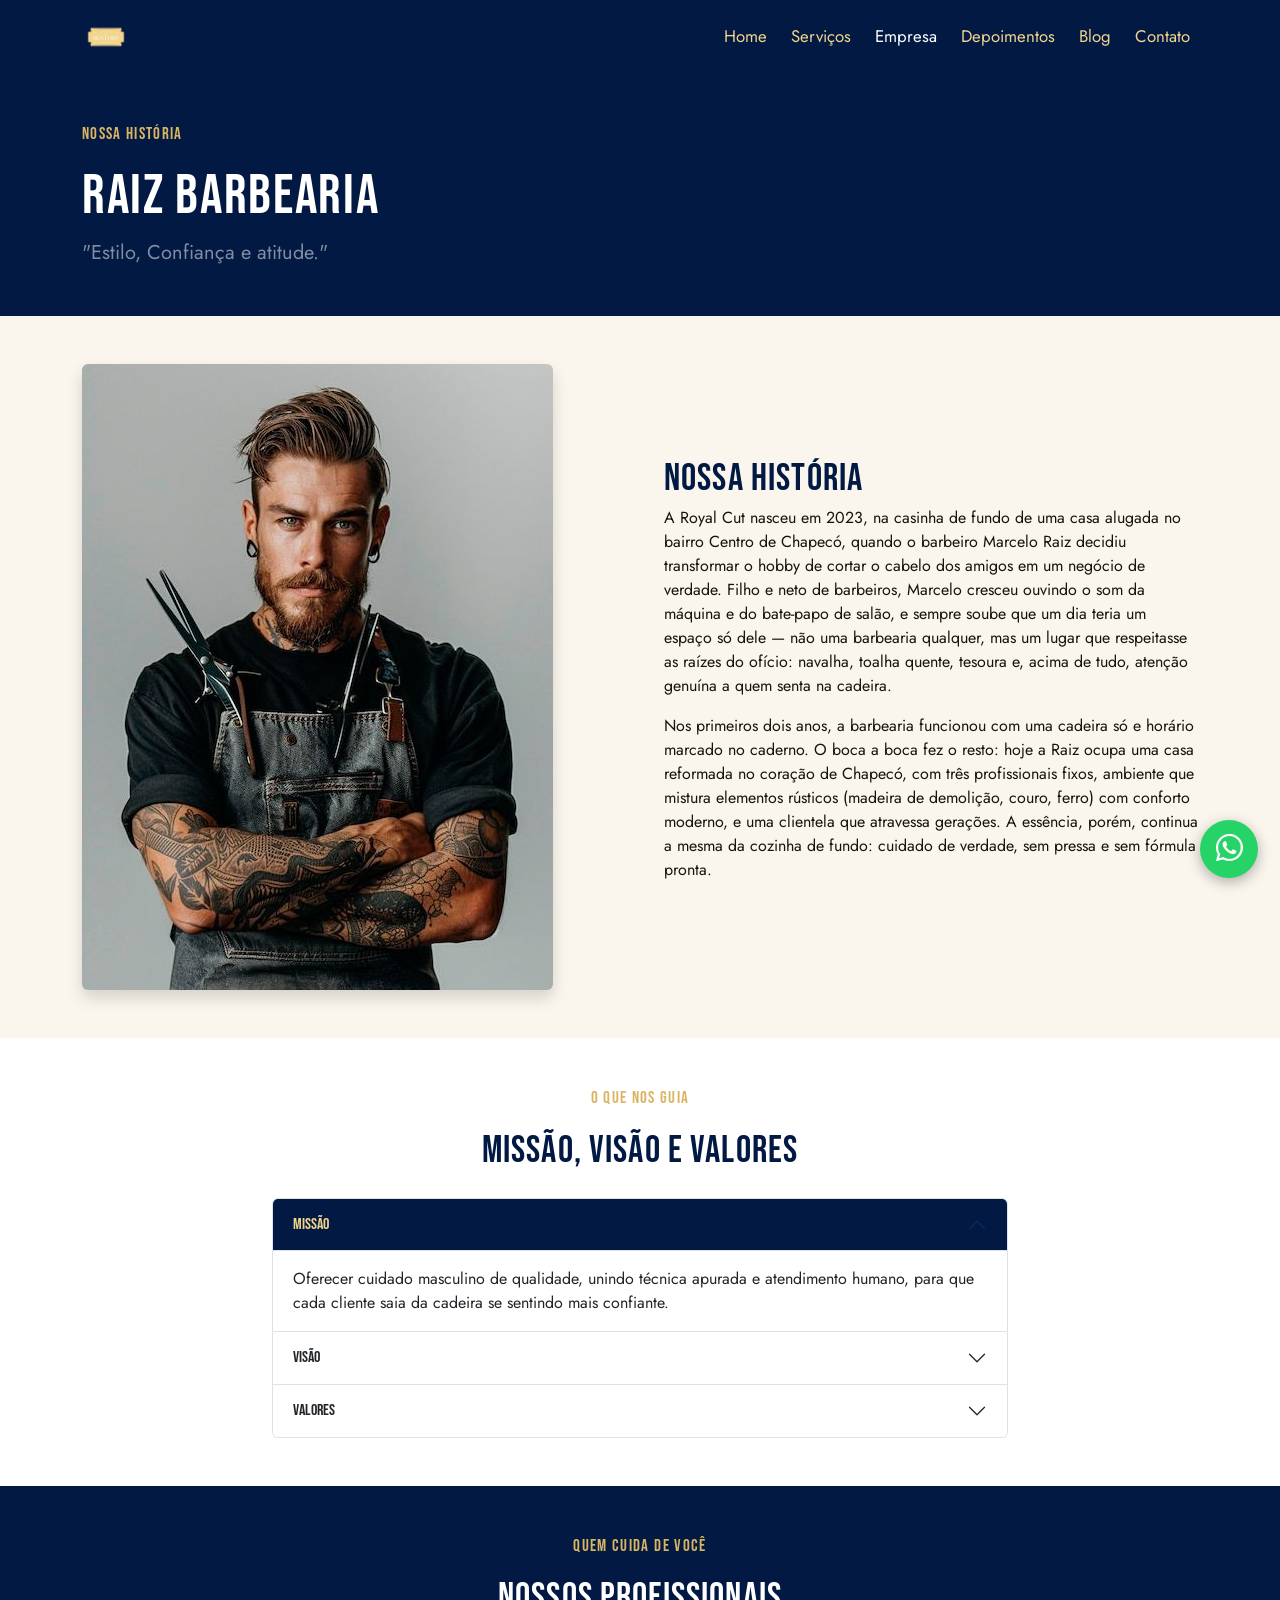
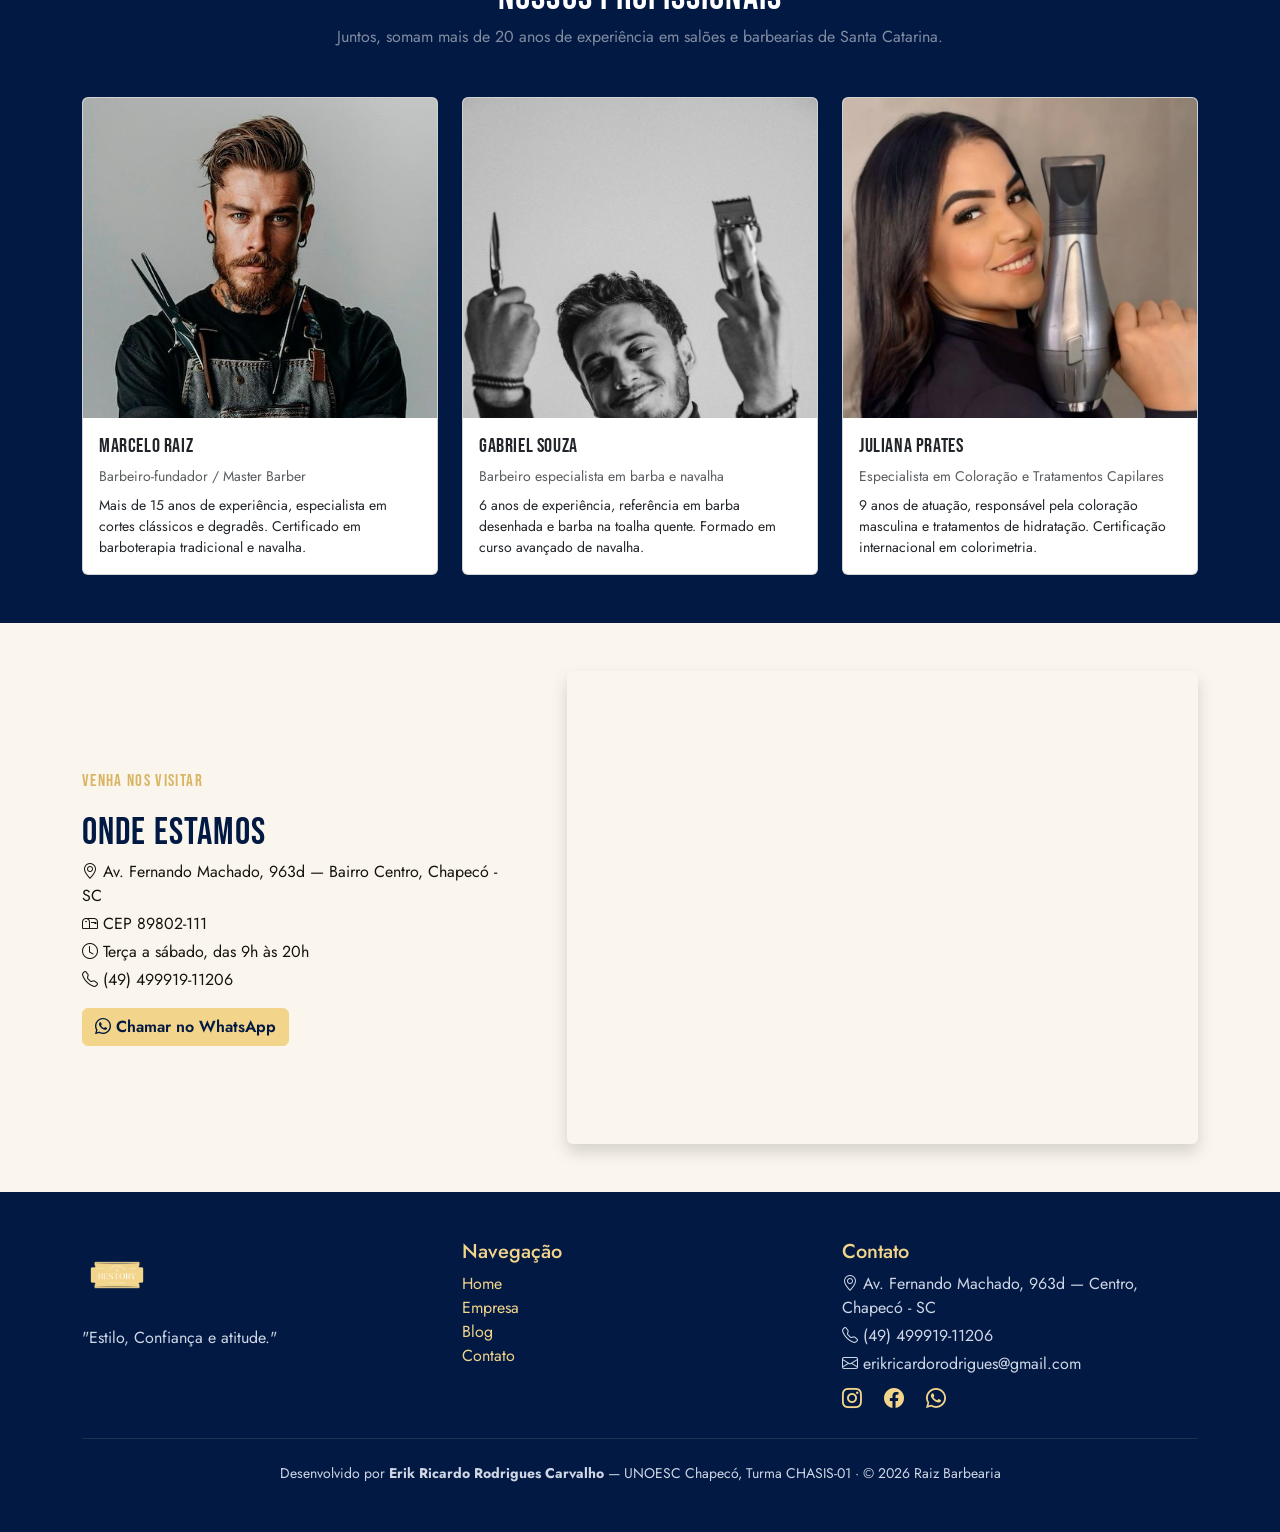
<file: empresa.html>
<!DOCTYPE html>
<html lang="pt-BR">
<head>
<meta charset="UTF-8">
<meta name="viewport" content="width=device-width, initial-scale=1.0">
<title>Empresa | Raiz Barbearia</title>

<link href="https://cdn.jsdelivr.net/npm/bootstrap@5.3.3/dist/css/bootstrap.min.css" rel="stylesheet">
<link rel="stylesheet" href="https://cdn.jsdelivr.net/npm/bootstrap-icons@1.11.3/font/bootstrap-icons.css">
<link rel="preconnect" href="https://fonts.googleapis.com">
<link href="https://fonts.googleapis.com/css2?family=Bebas+Neue&family=Jost:wght@400;500;600&display=swap" rel="stylesheet">
<link rel="stylesheet" href="css/style.css">
</head>
<body>

<!-- NAVBAR -->
<nav class="navbar navbar-expand-lg navbar-raiz sticky-top py-2">
  <div class="container">
    <a class="navbar-brand" href="index.html">
      <img src="img/image3.png" alt="Logo Raiz Barbearia">
    </a>
    <button class="navbar-toggler" type="button" data-bs-toggle="collapse" data-bs-target="#navMenu">
      <span class="navbar-toggler-icon"></span>
    </button>
    <div class="collapse navbar-collapse" id="navMenu">
      <ul class="navbar-nav ms-auto text-center gap-2">
        <li class="nav-item"><a class="nav-link" href="index.html#home">Home</a></li>
        <li class="nav-item"><a class="nav-link" href="index.html#servicos">Serviços</a></li>
        <li class="nav-item"><a class="nav-link active" href="empresa.html">Empresa</a></li>
        <li class="nav-item"><a class="nav-link" href="index.html#depoimentos">Depoimentos</a></li>
        <li class="nav-item"><a class="nav-link" href="blog.html">Blog</a></li>
        <li class="nav-item"><a class="nav-link" href="contato.html">Contato</a></li>
      </ul>
    </div>
  </div>
</nav>

<!-- HERO -->
<div class="service-hero py-5">
  <div class="container">
    <p class="section-kicker text-gold">NOSSA HISTÓRIA</p>
    <h1 class="text-white brand-font display-4">Raiz Barbearia</h1>
    <p class="text-white-50 fs-5 mb-0">"Estilo, Confiança e atitude."</p>
  </div>
</div>

<!-- SOBRE -->
<section class="py-5">
  <div class="container">
    <div class="row g-5 align-items-center">
      <div class="col-lg-6">
        <img src="img/image4.jpeg" class="img-fluid rounded shadow" alt="Marcelo Raiz, fundador da Raiz Barbearia">
      </div>
      <div class="col-lg-6">
        <h2 class="section-title">Nossa história</h2>
        <p>A Royal Cut nasceu em 2023, na casinha de fundo de uma casa alugada no bairro Centro de Chapecó, quando o barbeiro Marcelo Raiz decidiu transformar o hobby de cortar o cabelo dos amigos em um negócio de verdade. Filho e neto de barbeiros, Marcelo cresceu ouvindo o som da máquina e do bate-papo de salão, e sempre soube que um dia teria um espaço só dele — não uma barbearia qualquer, mas um lugar que respeitasse as raízes do ofício: navalha, toalha quente, tesoura e, acima de tudo, atenção genuína a quem senta na cadeira.</p>
        <p>Nos primeiros dois anos, a barbearia funcionou com uma cadeira só e horário marcado no caderno. O boca a boca fez o resto: hoje a Raiz ocupa uma casa reformada no coração de Chapecó, com três profissionais fixos, ambiente que mistura elementos rústicos (madeira de demolição, couro, ferro) com conforto moderno, e uma clientela que atravessa gerações. A essência, porém, continua a mesma da cozinha de fundo: cuidado de verdade, sem pressa e sem fórmula pronta.</p>
      </div>
    </div>
  </div>
</section>

<!-- MISSÃO VISÃO VALORES - ACCORDION -->
<section class="py-5 bg-white">
  <div class="container">
    <div class="text-center mb-4">
      <p class="section-kicker">O QUE NOS GUIA</p>
      <h2 class="section-title">Missão, Visão e Valores</h2>
    </div>
    <div class="row justify-content-center">
      <div class="col-lg-8">
        <div class="accordion" id="mvvAccordion">
          <div class="accordion-item">
            <h2 class="accordion-header">
              <button class="accordion-button" type="button" data-bs-toggle="collapse" data-bs-target="#collapseMissao">
                Missão
              </button>
            </h2>
            <div id="collapseMissao" class="accordion-collapse collapse show" data-bs-parent="#mvvAccordion">
              <div class="accordion-body">
                Oferecer cuidado masculino de qualidade, unindo técnica apurada e atendimento humano, para que cada cliente saia da cadeira se sentindo mais confiante.
              </div>
            </div>
          </div>
          <div class="accordion-item">
            <h2 class="accordion-header">
              <button class="accordion-button collapsed" type="button" data-bs-toggle="collapse" data-bs-target="#collapseVisao">
                Visão
              </button>
            </h2>
            <div id="collapseVisao" class="accordion-collapse collapse" data-bs-parent="#mvvAccordion">
              <div class="accordion-body">
                Ser reconhecida como a barbearia de referência em Chapecó e região, símbolo de tradição, evolução constante e respeito ao cliente.
              </div>
            </div>
          </div>
          <div class="accordion-item">
            <h2 class="accordion-header">
              <button class="accordion-button collapsed" type="button" data-bs-toggle="collapse" data-bs-target="#collapseValores">
                Valores
              </button>
            </h2>
            <div id="collapseValores" class="accordion-collapse collapse" data-bs-parent="#mvvAccordion">
              <div class="accordion-body">
                <ul class="mb-0">
                  <li><strong>Tradição</strong> — valorizar as técnicas clássicas da barbearia.</li>
                  <li><strong>Excelência</strong> — capricho em cada detalhe do atendimento.</li>
                  <li><strong>Respeito</strong> — acolher cada cliente como ele é, sem pressa.</li>
                  <li><strong>Evolução</strong> — atualização constante em novas técnicas e tendências.</li>
                  <li><strong>Transparência</strong> — preços claros e combinados antes do serviço.</li>
                </ul>
              </div>
            </div>
          </div>
        </div>
      </div>
    </div>
  </div>
</section>

<!-- EQUIPE -->
<section class="py-5 bg-navy">
  <div class="container">
    <div class="text-center mb-5">
      <p class="section-kicker text-gold">QUEM CUIDA DE VOCÊ</p>
      <h2 class="section-title text-white">Nossos Profissionais</h2>
      <p class="text-white-50">Juntos, somam mais de 20 anos de experiência em salões e barbearias de Santa Catarina.</p>
    </div>
    <div class="row g-4">
      <div class="col-md-4">
        <div class="card card-team h-100">
          <img src="img/image4.jpeg" class="card-img-top" alt="Marcelo Raiz">
          <div class="card-body">
            <h3 class="h5">Marcelo Raiz</h3>
            <p class="text-muted small mb-2">Barbeiro-fundador / Master Barber</p>
            <p class="small mb-0">Mais de 15 anos de experiência, especialista em cortes clássicos e degradês. Certificado em barboterapia tradicional e navalha.</p>
          </div>
        </div>
      </div>
      <div class="col-md-4">
        <div class="card card-team h-100">
          <img src="img/image5.jpeg" class="card-img-top" alt="Gabriel Souza">
          <div class="card-body">
            <h3 class="h5">Gabriel Souza</h3>
            <p class="text-muted small mb-2">Barbeiro especialista em barba e navalha</p>
            <p class="small mb-0">6 anos de experiência, referência em barba desenhada e barba na toalha quente. Formado em curso avançado de navalha.</p>
          </div>
        </div>
      </div>
      <div class="col-md-4">
        <div class="card card-team h-100">
          <img src="img/image6.jpeg" class="card-img-top" alt="Juliana Prates">
          <div class="card-body">
            <h3 class="h5">Juliana Prates</h3>
            <p class="text-muted small mb-2">Especialista em Coloração e Tratamentos Capilares</p>
            <p class="small mb-0">9 anos de atuação, responsável pela coloração masculina e tratamentos de hidratação. Certificação internacional em colorimetria.</p>
          </div>
        </div>
      </div>
    </div>
  </div>
</section>

<!-- ENDEREÇO E MAPA -->
<section class="py-5">
  <div class="container">
    <div class="row g-5 align-items-center">
      <div class="col-lg-5">
        <p class="section-kicker">VENHA NOS VISITAR</p>
        <h2 class="section-title">Onde estamos</h2>
        <p class="mb-1"><i class="bi bi-geo-alt"></i> Av. Fernando Machado, 963d — Bairro Centro, Chapecó - SC</p>
        <p class="mb-1"><i class="bi bi-mailbox"></i> CEP 89802-111</p>
        <p class="mb-1"><i class="bi bi-clock"></i> Terça a sábado, das 9h às 20h</p>
        <p class="mb-3"><i class="bi bi-telephone"></i> (49) 499919-11206</p>
        <a href="https://wa.me/5549999911206" target="_blank" class="btn btn-gold"><i class="bi bi-whatsapp"></i> Chamar no WhatsApp</a>
      </div>
      <div class="col-lg-7">
        <div class="ratio ratio-4x3 shadow rounded overflow-hidden">
          <iframe src="https://www.google.com/maps?q=Av+Fernando+Machado+963,+Centro,+Chapec%C3%B3+-+SC,+89802-111&output=embed" style="border:0;" allowfullscreen loading="lazy" title="Localização da Raiz Barbearia no Google Maps"></iframe>
        </div>
      </div>
    </div>
  </div>
</section>

<!-- FOOTER -->
<footer class="site-footer py-5">
  <div class="container">
    <div class="row g-4">
      <div class="col-md-4">
        <img src="img/image1.png" alt="Logo Raiz Barbearia" style="height:70px;">
        <p class="mt-3 mb-0">"Estilo, Confiança e atitude."</p>
      </div>
      <div class="col-md-4">
        <h5 class="text-gold">Navegação</h5>
        <ul class="list-unstyled">
          <li><a href="index.html">Home</a></li>
          <li><a href="empresa.html">Empresa</a></li>
          <li><a href="blog.html">Blog</a></li>
          <li><a href="contato.html">Contato</a></li>
        </ul>
      </div>
      <div class="col-md-4">
        <h5 class="text-gold">Contato</h5>
        <p class="mb-1"><i class="bi bi-geo-alt"></i> Av. Fernando Machado, 963d — Centro, Chapecó - SC</p>
        <p class="mb-1"><i class="bi bi-telephone"></i> (49) 499919-11206</p>
        <p class="mb-1"><i class="bi bi-envelope"></i> erikricardorodrigues@gmail.com</p>
        <div class="mt-2 fs-5">
          <a href="#" class="me-3"><i class="bi bi-instagram"></i></a>
          <a href="#" class="me-3"><i class="bi bi-facebook"></i></a>
          <a href="https://wa.me/5549999911206" target="_blank"><i class="bi bi-whatsapp"></i></a>
        </div>
      </div>
    </div>
    <hr class="border-secondary my-4">
    <p class="text-center mb-0 small">Desenvolvido por <strong>Erik Ricardo Rodrigues Carvalho</strong> — UNOESC Chapecó, Turma CHASIS-01 &middot; &copy; 2026 Raiz Barbearia</p>
  </div>
</footer>

<a href="https://wa.me/5549999911206" target="_blank" class="whatsapp-float"><i class="bi bi-whatsapp"></i></a>

<script src="https://cdn.jsdelivr.net/npm/bootstrap@5.3.3/dist/js/bootstrap.bundle.min.js"></script>
</body>
</html>
</file>
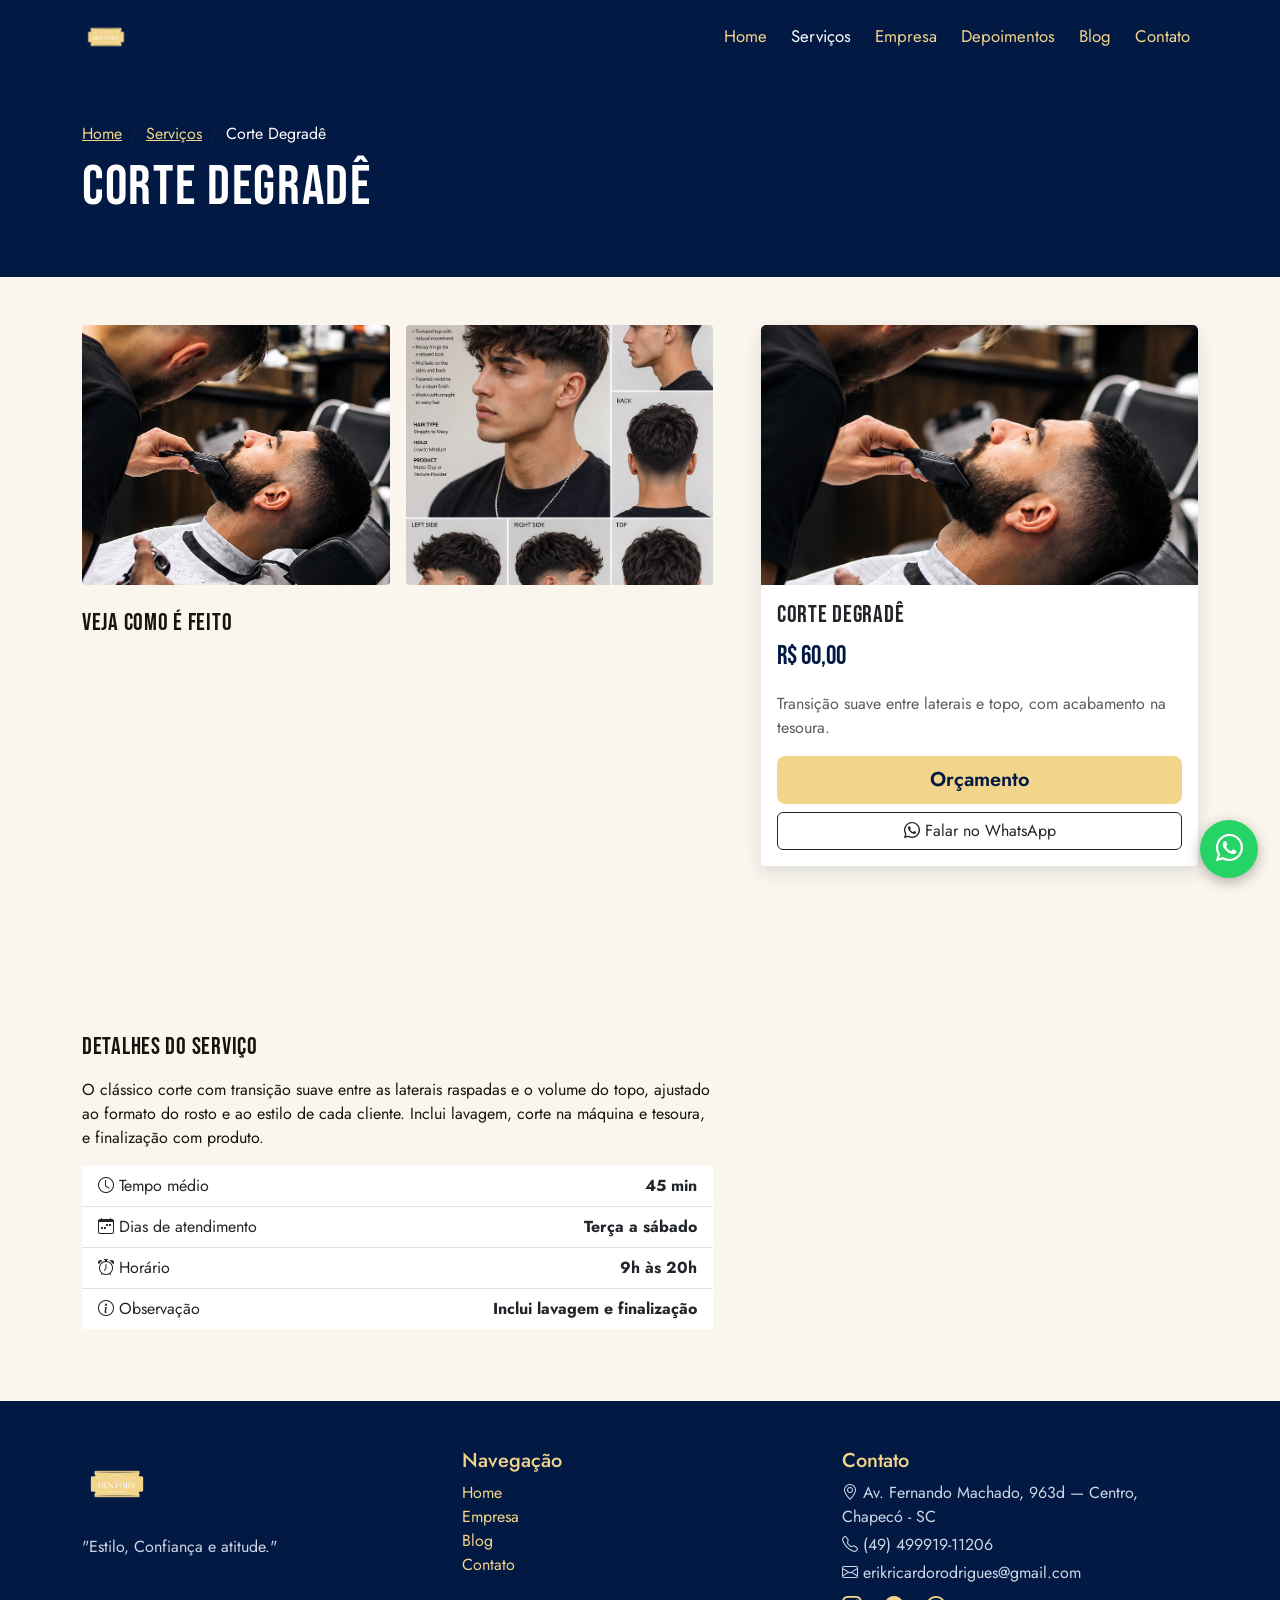
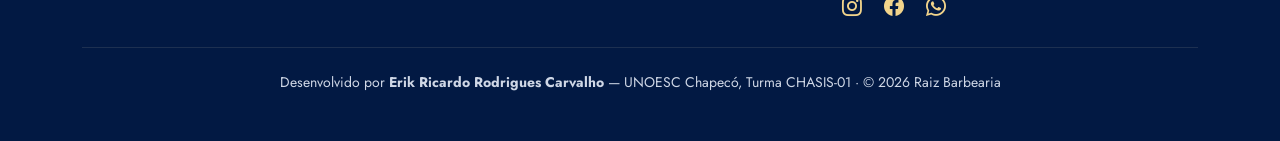
<file: servico1.html>
<!DOCTYPE html>
<html lang="pt-BR">
<head>
<meta charset="UTF-8">
<meta name="viewport" content="width=device-width, initial-scale=1.0">
<title>Corte Degradê | Raiz Barbearia</title>

<link href="https://cdn.jsdelivr.net/npm/bootstrap@5.3.3/dist/css/bootstrap.min.css" rel="stylesheet">
<link rel="stylesheet" href="https://cdn.jsdelivr.net/npm/bootstrap-icons@1.11.3/font/bootstrap-icons.css">
<link rel="preconnect" href="https://fonts.googleapis.com">
<link href="https://fonts.googleapis.com/css2?family=Bebas+Neue&family=Jost:wght@400;500;600&display=swap" rel="stylesheet">
<link rel="stylesheet" href="css/style.css">
</head>
<body>

<!-- NAVBAR -->
<nav class="navbar navbar-expand-lg navbar-raiz sticky-top py-2">
  <div class="container">
    <a class="navbar-brand" href="index.html">
      <img src="img/image3.png" alt="Logo Raiz Barbearia">
    </a>
    <button class="navbar-toggler" type="button" data-bs-toggle="collapse" data-bs-target="#navMenu">
      <span class="navbar-toggler-icon"></span>
    </button>
    <div class="collapse navbar-collapse" id="navMenu">
      <ul class="navbar-nav ms-auto text-center gap-2">
        <li class="nav-item"><a class="nav-link" href="index.html#home">Home</a></li>
        <li class="nav-item"><a class="nav-link active" href="index.html#servicos">Serviços</a></li>
        <li class="nav-item"><a class="nav-link" href="empresa.html">Empresa</a></li>
        <li class="nav-item"><a class="nav-link" href="index.html#depoimentos">Depoimentos</a></li>
        <li class="nav-item"><a class="nav-link" href="blog.html">Blog</a></li>
        <li class="nav-item"><a class="nav-link" href="contato.html">Contato</a></li>
      </ul>
    </div>
  </div>
</nav>

<!-- HERO DO SERVIÇO -->
<div class="service-hero py-5">
  <div class="container">
    <nav aria-label="breadcrumb">
      <ol class="breadcrumb mb-2">
        <li class="breadcrumb-item"><a href="index.html" class="text-gold">Home</a></li>
        <li class="breadcrumb-item"><a href="index.html#servicos" class="text-gold">Serviços</a></li>
        <li class="breadcrumb-item active text-white" aria-current="page">Corte Degradê</li>
      </ol>
    </nav>
    <h1 class="text-white brand-font display-4">Corte Degradê</h1>
  </div>
</div>

<section class="py-5">
  <div class="container">
    <div class="row g-5">

      <!-- Fotos e vídeo -->
      <div class="col-lg-7">
        <div class="row g-3 mb-4">
          <div class="col-6">
            <img src="img/image7.jpeg" class="detail-thumb" alt="Corte Degradê - foto 1">
          </div>
          <div class="col-6">
            <img src="img/image14.jpeg" class="detail-thumb" alt="Corte Degradê - foto 2">
          </div>
        </div>

        <h2 class="h4 mb-3">Veja como é feito</h2>
        <div class="ratio ratio-16x9 ratio-video mb-4">
          <iframe src="https://www.youtube.com/embed/cRPNAFwGVEU" title="Vídeo sobre Corte Degradê" allowfullscreen></iframe>
        </div>

        <h2 class="h4 mb-3">Detalhes do serviço</h2>
        <p>O clássico corte com transição suave entre as laterais raspadas e o volume do topo, ajustado ao formato do rosto e ao estilo de cada cliente. Inclui lavagem, corte na máquina e tesoura, e finalização com produto.</p>
        <ul class="list-group list-group-flush mb-4">
          <li class="list-group-item d-flex justify-content-between"><span><i class="bi bi-clock text-navy"></i> Tempo médio</span> <strong>45 min</strong></li>
          <li class="list-group-item d-flex justify-content-between"><span><i class="bi bi-calendar-week"></i> Dias de atendimento</span> <strong>Terça a sábado</strong></li>
          <li class="list-group-item d-flex justify-content-between"><span><i class="bi bi-alarm"></i> Horário</span> <strong>9h às 20h</strong></li>
          <li class="list-group-item d-flex justify-content-between"><span><i class="bi bi-info-circle"></i> Observação</span> <strong>Inclui lavagem e finalização</strong></li>
        </ul>
      </div>

      <!-- Card lateral -->
      <div class="col-lg-5">
        <div class="card card-service">
          <img src="img/image7.jpeg" class="card-img-top" alt="Corte Degradê">
          <div class="card-body">
            <h3 class="h4">Corte Degradê</h3>
            <p class="price-tag mb-3">R$ 60,00</p>
            <p class="text-muted">Transição suave entre laterais e topo, com acabamento na tesoura.</p>
            <div class="d-grid gap-2">
              <a href="#" class="btn btn-gold btn-lg" data-bs-toggle="modal" data-bs-target="#orcamentoModal">Orçamento</a>
              <a href="https://wa.me/5549999911206" target="_blank" class="btn btn-outline-dark"><i class="bi bi-whatsapp"></i> Falar no WhatsApp</a>
            </div>
          </div>
        </div>
      </div>

    </div>
  </div>
</section>

<!-- MODAL ORÇAMENTO -->
<div class="modal fade" id="orcamentoModal" tabindex="-1" aria-labelledby="orcamentoModalLabel" aria-hidden="true">
  <div class="modal-dialog modal-lg modal-dialog-centered">
    <div class="modal-content">
      <div class="modal-header bg-navy">
        <h5 class="modal-title text-gold" id="orcamentoModalLabel">Solicitar orçamento — Corte Degradê</h5>
        <button type="button" class="btn-close btn-close-white" data-bs-dismiss="modal" aria-label="Fechar"></button>
      </div>
      <div class="modal-body">
        <form id="formOrcamento" data-servico="Corte Degradê" method="post" action="php/contato_salvar.php">
          <div class="row g-3">
            <div class="col-md-6">
              <label class="form-label" for="orcNome">Nome</label>
              <input type="text" class="form-control" id="orcNome" name="nome" placeholder="Seu nome completo" required>
            </div>
            <div class="col-md-6">
              <label class="form-label" for="orcEmail">E-mail</label>
              <input type="email" class="form-control" id="orcEmail" name="email" placeholder="voce@email.com" required>
            </div>
            <div class="col-md-6">
              <label class="form-label" for="orcTelefone">Telefone</label>
              <input type="tel" class="form-control" id="orcTelefone" name="telefone" placeholder="(49) 99999-9999" required>
            </div>
            <div class="col-md-6">
              <label class="form-label" for="orcEndereco">Endereço</label>
              <input type="text" class="form-control" id="orcEndereco" name="endereco" placeholder="Rua e número">
            </div>
            <div class="col-md-5">
              <label class="form-label" for="orcCidade">Cidade</label>
              <input type="text" class="form-control" id="orcCidade" name="cidade" placeholder="Chapecó">
            </div>
            <div class="col-md-3">
              <label class="form-label" for="orcUf">UF</label>
              <input type="text" class="form-control" id="orcUf" name="uf" maxlength="2" placeholder="SC">
            </div>
            <div class="col-md-4">
              <label class="form-label" for="orcData">Data desejada</label>
              <input type="date" class="form-control" id="orcData" name="data">
            </div>
            <div class="col-12">
              <label class="form-label" for="orcObservacoes">Observações</label>
              <textarea class="form-control" id="orcObservacoes" name="observacoes" rows="3" placeholder="Conte um pouco do que você procura"></textarea>
            </div>
          </div>
          <div id="formOrcamentoFeedback" class="alert mt-3 d-none" role="alert"></div>
        </form>
      </div>
      <div class="modal-footer">
        <button type="button" class="btn btn-outline-secondary" data-bs-dismiss="modal">Cancelar</button>
        <button type="submit" form="formOrcamento" id="btnEnviarOrcamento" class="btn btn-gold">Enviar solicitação</button>
      </div>
    </div>
  </div>
</div>

<!-- FOOTER -->
<footer class="site-footer py-5">
  <div class="container">
    <div class="row g-4">
      <div class="col-md-4">
        <img src="img/image1.png" alt="Logo Raiz Barbearia" style="height:70px;">
        <p class="mt-3 mb-0">"Estilo, Confiança e atitude."</p>
      </div>
      <div class="col-md-4">
        <h5 class="text-gold">Navegação</h5>
        <ul class="list-unstyled">
          <li><a href="index.html">Home</a></li>
          <li><a href="empresa.html">Empresa</a></li>
          <li><a href="blog.html">Blog</a></li>
          <li><a href="contato.html">Contato</a></li>
        </ul>
      </div>
      <div class="col-md-4">
        <h5 class="text-gold">Contato</h5>
        <p class="mb-1"><i class="bi bi-geo-alt"></i> Av. Fernando Machado, 963d — Centro, Chapecó - SC</p>
        <p class="mb-1"><i class="bi bi-telephone"></i> (49) 499919-11206</p>
        <p class="mb-1"><i class="bi bi-envelope"></i> erikricardorodrigues@gmail.com</p>
        <div class="mt-2 fs-5">
          <a href="#" class="me-3"><i class="bi bi-instagram"></i></a>
          <a href="#" class="me-3"><i class="bi bi-facebook"></i></a>
          <a href="https://wa.me/5549999911206" target="_blank"><i class="bi bi-whatsapp"></i></a>
        </div>
      </div>
    </div>
    <hr class="border-secondary my-4">
    <p class="text-center mb-0 small">Desenvolvido por <strong>Erik Ricardo Rodrigues Carvalho</strong> — UNOESC Chapecó, Turma CHASIS-01 &middot; &copy; 2026 Raiz Barbearia</p>
  </div>
</footer>

<a href="https://wa.me/5549999911206" target="_blank" class="whatsapp-float"><i class="bi bi-whatsapp"></i></a>

<script src="https://cdn.jsdelivr.net/npm/bootstrap@5.3.3/dist/js/bootstrap.bundle.min.js"></script>
<script src="js/forms.js"></script>
</body>
</html>
</file>
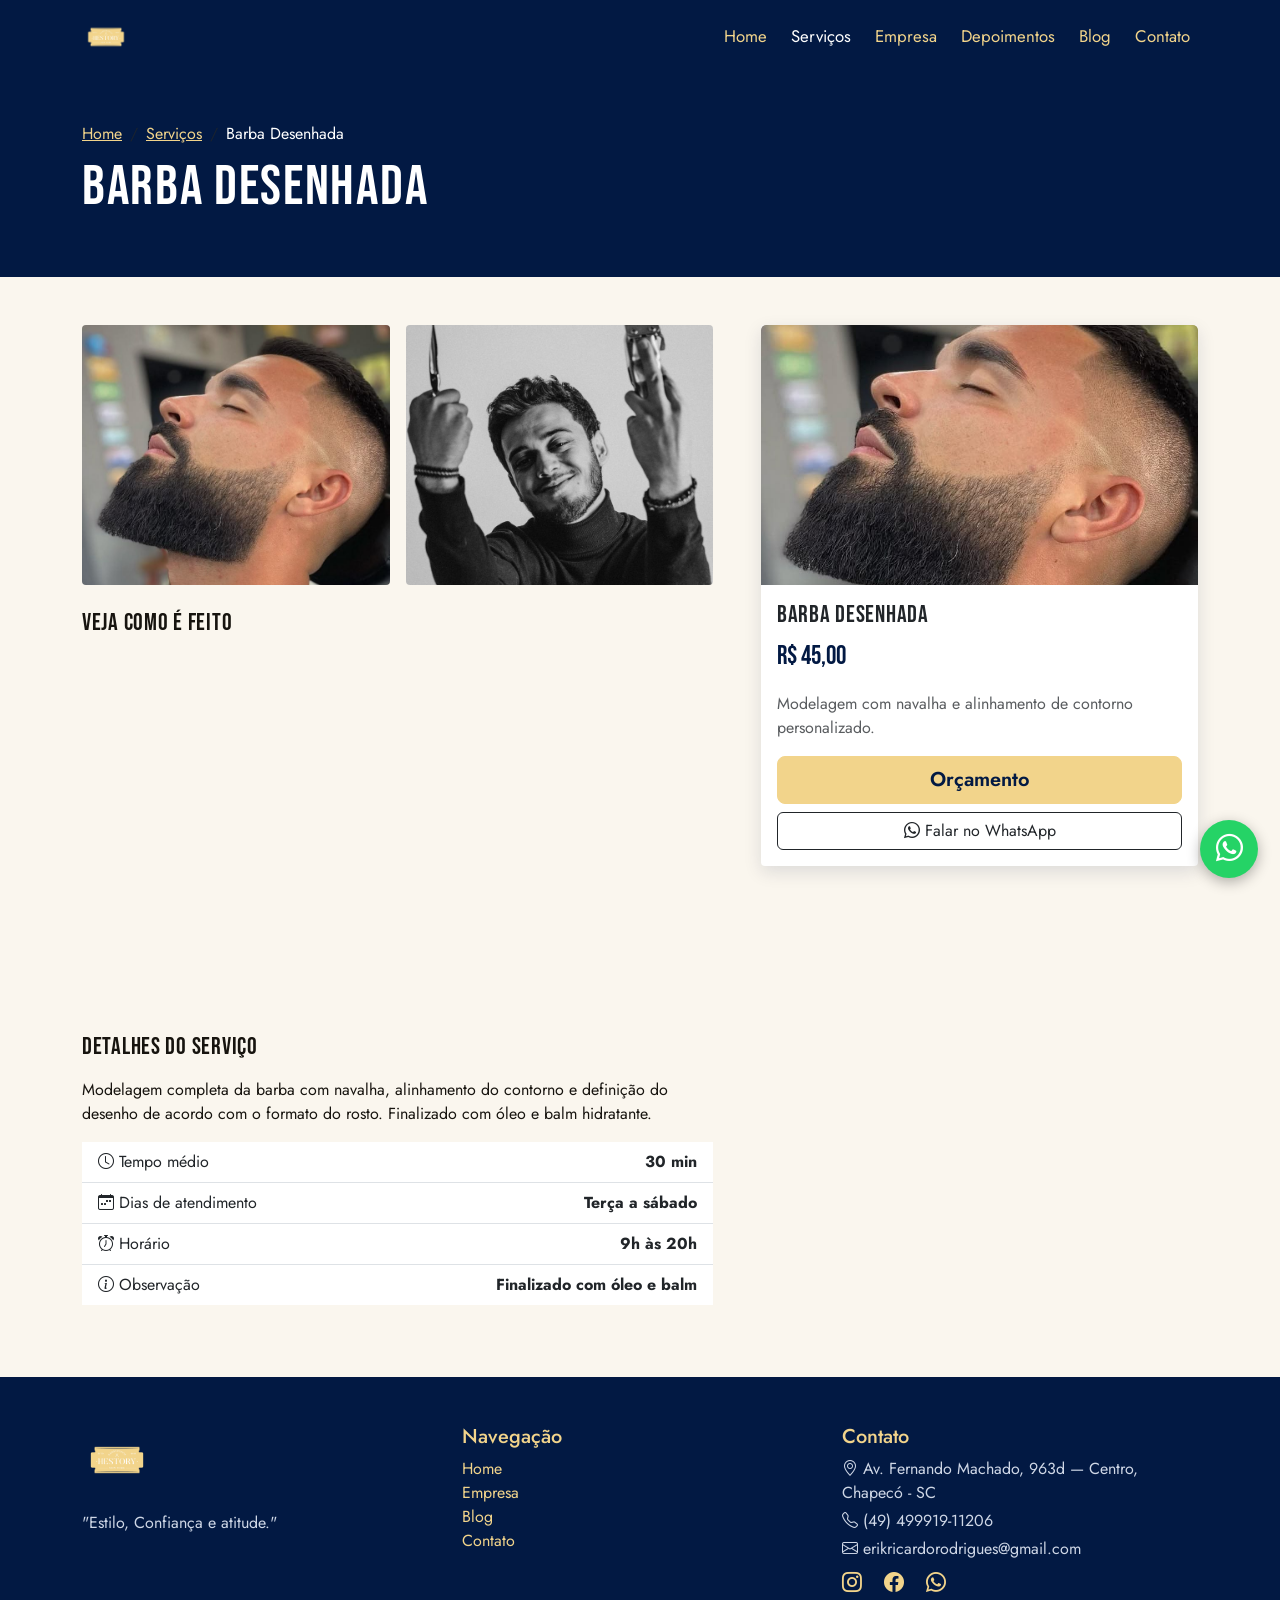
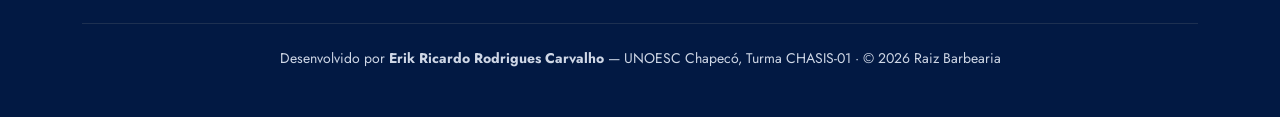
<file: servico2.html>
<!DOCTYPE html>
<html lang="pt-BR">
<head>
<meta charset="UTF-8">
<meta name="viewport" content="width=device-width, initial-scale=1.0">
<title>Barba Desenhada | Raiz Barbearia</title>

<link href="https://cdn.jsdelivr.net/npm/bootstrap@5.3.3/dist/css/bootstrap.min.css" rel="stylesheet">
<link rel="stylesheet" href="https://cdn.jsdelivr.net/npm/bootstrap-icons@1.11.3/font/bootstrap-icons.css">
<link rel="preconnect" href="https://fonts.googleapis.com">
<link href="https://fonts.googleapis.com/css2?family=Bebas+Neue&family=Jost:wght@400;500;600&display=swap" rel="stylesheet">
<link rel="stylesheet" href="css/style.css">
</head>
<body>

<!-- NAVBAR -->
<nav class="navbar navbar-expand-lg navbar-raiz sticky-top py-2">
  <div class="container">
    <a class="navbar-brand" href="index.html">
      <img src="img/image3.png" alt="Logo Raiz Barbearia">
    </a>
    <button class="navbar-toggler" type="button" data-bs-toggle="collapse" data-bs-target="#navMenu">
      <span class="navbar-toggler-icon"></span>
    </button>
    <div class="collapse navbar-collapse" id="navMenu">
      <ul class="navbar-nav ms-auto text-center gap-2">
        <li class="nav-item"><a class="nav-link" href="index.html#home">Home</a></li>
        <li class="nav-item"><a class="nav-link active" href="index.html#servicos">Serviços</a></li>
        <li class="nav-item"><a class="nav-link" href="empresa.html">Empresa</a></li>
        <li class="nav-item"><a class="nav-link" href="index.html#depoimentos">Depoimentos</a></li>
        <li class="nav-item"><a class="nav-link" href="blog.html">Blog</a></li>
        <li class="nav-item"><a class="nav-link" href="contato.html">Contato</a></li>
      </ul>
    </div>
  </div>
</nav>

<!-- HERO DO SERVIÇO -->
<div class="service-hero py-5">
  <div class="container">
    <nav aria-label="breadcrumb">
      <ol class="breadcrumb mb-2">
        <li class="breadcrumb-item"><a href="index.html" class="text-gold">Home</a></li>
        <li class="breadcrumb-item"><a href="index.html#servicos" class="text-gold">Serviços</a></li>
        <li class="breadcrumb-item active text-white" aria-current="page">Barba Desenhada</li>
      </ol>
    </nav>
    <h1 class="text-white brand-font display-4">Barba Desenhada</h1>
  </div>
</div>

<section class="py-5">
  <div class="container">
    <div class="row g-5">

      <!-- Fotos e vídeo -->
      <div class="col-lg-7">
        <div class="row g-3 mb-4">
          <div class="col-6">
            <img src="img/image8.jpeg" class="detail-thumb" alt="Barba Desenhada - foto 1">
          </div>
          <div class="col-6">
            <img src="img/image5.jpeg" class="detail-thumb" alt="Barba Desenhada - foto 2">
          </div>
        </div>

        <h2 class="h4 mb-3">Veja como é feito</h2>
        <div class="ratio ratio-16x9 ratio-video mb-4">
          <iframe src="https://www.youtube.com/embed/y-ISzwXZzek" title="Vídeo sobre Barba Desenhada" allowfullscreen></iframe>
        </div>

        <h2 class="h4 mb-3">Detalhes do serviço</h2>
        <p>Modelagem completa da barba com navalha, alinhamento do contorno e definição do desenho de acordo com o formato do rosto. Finalizado com óleo e balm hidratante.</p>
        <ul class="list-group list-group-flush mb-4">
          <li class="list-group-item d-flex justify-content-between"><span><i class="bi bi-clock text-navy"></i> Tempo médio</span> <strong>30 min</strong></li>
          <li class="list-group-item d-flex justify-content-between"><span><i class="bi bi-calendar-week"></i> Dias de atendimento</span> <strong>Terça a sábado</strong></li>
          <li class="list-group-item d-flex justify-content-between"><span><i class="bi bi-alarm"></i> Horário</span> <strong>9h às 20h</strong></li>
          <li class="list-group-item d-flex justify-content-between"><span><i class="bi bi-info-circle"></i> Observação</span> <strong>Finalizado com óleo e balm</strong></li>
        </ul>
      </div>

      <!-- Card lateral -->
      <div class="col-lg-5">
        <div class="card card-service">
          <img src="img/image8.jpeg" class="card-img-top" alt="Barba Desenhada">
          <div class="card-body">
            <h3 class="h4">Barba Desenhada</h3>
            <p class="price-tag mb-3">R$ 45,00</p>
            <p class="text-muted">Modelagem com navalha e alinhamento de contorno personalizado.</p>
            <div class="d-grid gap-2">
              <a href="#" class="btn btn-gold btn-lg" data-bs-toggle="modal" data-bs-target="#orcamentoModal">Orçamento</a>
              <a href="https://wa.me/5549999911206" target="_blank" class="btn btn-outline-dark"><i class="bi bi-whatsapp"></i> Falar no WhatsApp</a>
            </div>
          </div>
        </div>
      </div>

    </div>
  </div>
</section>

<!-- MODAL ORÇAMENTO -->
<div class="modal fade" id="orcamentoModal" tabindex="-1" aria-labelledby="orcamentoModalLabel" aria-hidden="true">
  <div class="modal-dialog modal-lg modal-dialog-centered">
    <div class="modal-content">
      <div class="modal-header bg-navy">
        <h5 class="modal-title text-gold" id="orcamentoModalLabel">Solicitar orçamento — Barba Desenhada</h5>
        <button type="button" class="btn-close btn-close-white" data-bs-dismiss="modal" aria-label="Fechar"></button>
      </div>
      <div class="modal-body">
        <form id="formOrcamento" data-servico="Barba Desenhada" method="post" action="php/contato_salvar.php">
          <div class="row g-3">
            <div class="col-md-6">
              <label class="form-label" for="orcNome">Nome</label>
              <input type="text" class="form-control" id="orcNome" name="nome" placeholder="Seu nome completo" required>
            </div>
            <div class="col-md-6">
              <label class="form-label" for="orcEmail">E-mail</label>
              <input type="email" class="form-control" id="orcEmail" name="email" placeholder="voce@email.com" required>
            </div>
            <div class="col-md-6">
              <label class="form-label" for="orcTelefone">Telefone</label>
              <input type="tel" class="form-control" id="orcTelefone" name="telefone" placeholder="(49) 99999-9999" required>
            </div>
            <div class="col-md-6">
              <label class="form-label" for="orcEndereco">Endereço</label>
              <input type="text" class="form-control" id="orcEndereco" name="endereco" placeholder="Rua e número">
            </div>
            <div class="col-md-5">
              <label class="form-label" for="orcCidade">Cidade</label>
              <input type="text" class="form-control" id="orcCidade" name="cidade" placeholder="Chapecó">
            </div>
            <div class="col-md-3">
              <label class="form-label" for="orcUf">UF</label>
              <input type="text" class="form-control" id="orcUf" name="uf" maxlength="2" placeholder="SC">
            </div>
            <div class="col-md-4">
              <label class="form-label" for="orcData">Data desejada</label>
              <input type="date" class="form-control" id="orcData" name="data">
            </div>
            <div class="col-12">
              <label class="form-label" for="orcObservacoes">Observações</label>
              <textarea class="form-control" id="orcObservacoes" name="observacoes" rows="3" placeholder="Conte um pouco do que você procura"></textarea>
            </div>
          </div>
          <div id="formOrcamentoFeedback" class="alert mt-3 d-none" role="alert"></div>
        </form>
      </div>
      <div class="modal-footer">
        <button type="button" class="btn btn-outline-secondary" data-bs-dismiss="modal">Cancelar</button>
        <button type="submit" form="formOrcamento" id="btnEnviarOrcamento" class="btn btn-gold">Enviar solicitação</button>
      </div>
    </div>
  </div>
</div>

<!-- FOOTER -->
<footer class="site-footer py-5">
  <div class="container">
    <div class="row g-4">
      <div class="col-md-4">
        <img src="img/image1.png" alt="Logo Raiz Barbearia" style="height:70px;">
        <p class="mt-3 mb-0">"Estilo, Confiança e atitude."</p>
      </div>
      <div class="col-md-4">
        <h5 class="text-gold">Navegação</h5>
        <ul class="list-unstyled">
          <li><a href="index.html">Home</a></li>
          <li><a href="empresa.html">Empresa</a></li>
          <li><a href="blog.html">Blog</a></li>
          <li><a href="contato.html">Contato</a></li>
        </ul>
      </div>
      <div class="col-md-4">
        <h5 class="text-gold">Contato</h5>
        <p class="mb-1"><i class="bi bi-geo-alt"></i> Av. Fernando Machado, 963d — Centro, Chapecó - SC</p>
        <p class="mb-1"><i class="bi bi-telephone"></i> (49) 499919-11206</p>
        <p class="mb-1"><i class="bi bi-envelope"></i> erikricardorodrigues@gmail.com</p>
        <div class="mt-2 fs-5">
          <a href="#" class="me-3"><i class="bi bi-instagram"></i></a>
          <a href="#" class="me-3"><i class="bi bi-facebook"></i></a>
          <a href="https://wa.me/5549999911206" target="_blank"><i class="bi bi-whatsapp"></i></a>
        </div>
      </div>
    </div>
    <hr class="border-secondary my-4">
    <p class="text-center mb-0 small">Desenvolvido por <strong>Erik Ricardo Rodrigues Carvalho</strong> — UNOESC Chapecó, Turma CHASIS-01 &middot; &copy; 2026 Raiz Barbearia</p>
  </div>
</footer>

<a href="https://wa.me/5549999911206" target="_blank" class="whatsapp-float"><i class="bi bi-whatsapp"></i></a>

<script src="https://cdn.jsdelivr.net/npm/bootstrap@5.3.3/dist/js/bootstrap.bundle.min.js"></script>
<script src="js/forms.js"></script>
</body>
</html>
</file>
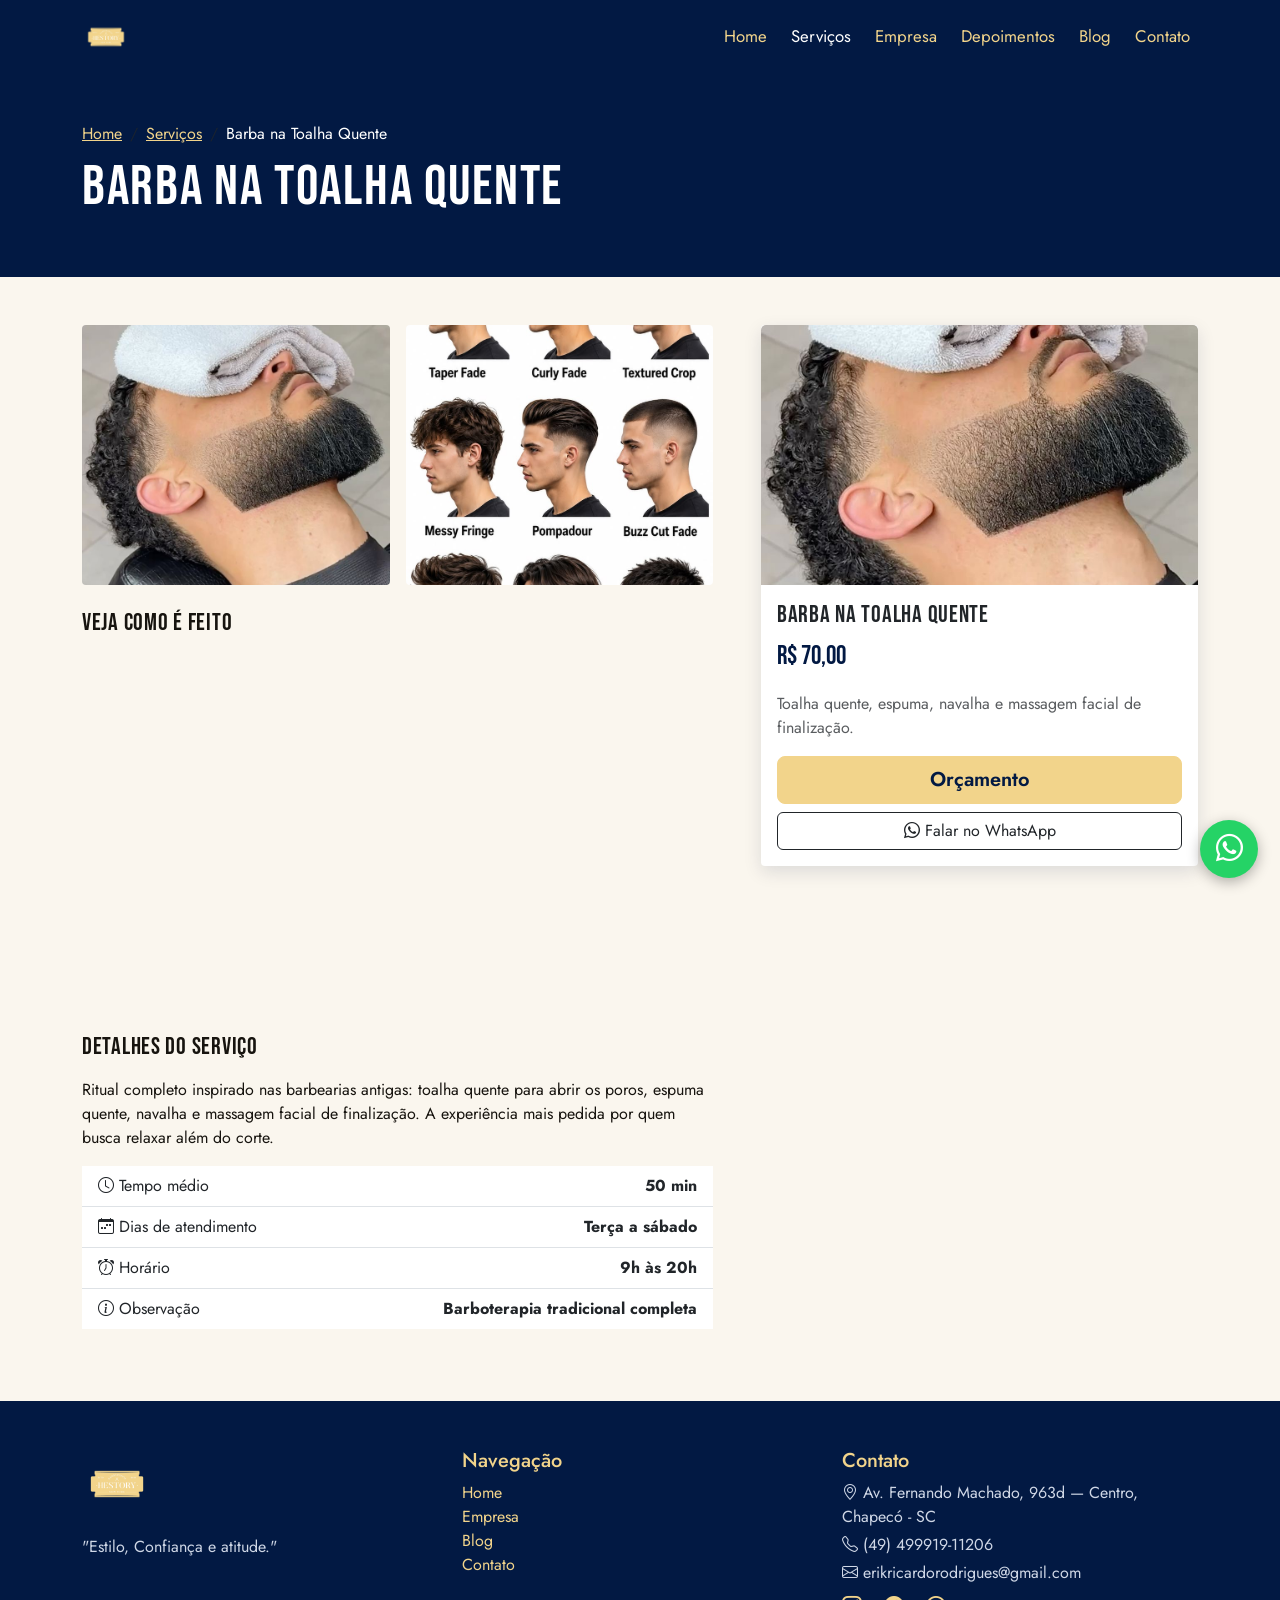
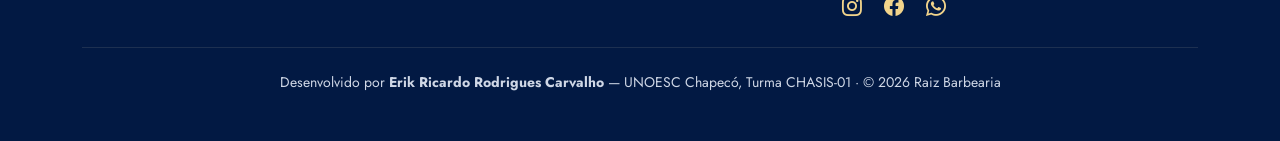
<file: servico3.html>
<!DOCTYPE html>
<html lang="pt-BR">
<head>
<meta charset="UTF-8">
<meta name="viewport" content="width=device-width, initial-scale=1.0">
<title>Barba na Toalha Quente | Raiz Barbearia</title>

<link href="https://cdn.jsdelivr.net/npm/bootstrap@5.3.3/dist/css/bootstrap.min.css" rel="stylesheet">
<link rel="stylesheet" href="https://cdn.jsdelivr.net/npm/bootstrap-icons@1.11.3/font/bootstrap-icons.css">
<link rel="preconnect" href="https://fonts.googleapis.com">
<link href="https://fonts.googleapis.com/css2?family=Bebas+Neue&family=Jost:wght@400;500;600&display=swap" rel="stylesheet">
<link rel="stylesheet" href="css/style.css">
</head>
<body>

<!-- NAVBAR -->
<nav class="navbar navbar-expand-lg navbar-raiz sticky-top py-2">
  <div class="container">
    <a class="navbar-brand" href="index.html">
      <img src="img/image3.png" alt="Logo Raiz Barbearia">
    </a>
    <button class="navbar-toggler" type="button" data-bs-toggle="collapse" data-bs-target="#navMenu">
      <span class="navbar-toggler-icon"></span>
    </button>
    <div class="collapse navbar-collapse" id="navMenu">
      <ul class="navbar-nav ms-auto text-center gap-2">
        <li class="nav-item"><a class="nav-link" href="index.html#home">Home</a></li>
        <li class="nav-item"><a class="nav-link active" href="index.html#servicos">Serviços</a></li>
        <li class="nav-item"><a class="nav-link" href="empresa.html">Empresa</a></li>
        <li class="nav-item"><a class="nav-link" href="index.html#depoimentos">Depoimentos</a></li>
        <li class="nav-item"><a class="nav-link" href="blog.html">Blog</a></li>
        <li class="nav-item"><a class="nav-link" href="contato.html">Contato</a></li>
      </ul>
    </div>
  </div>
</nav>

<!-- HERO DO SERVIÇO -->
<div class="service-hero py-5">
  <div class="container">
    <nav aria-label="breadcrumb">
      <ol class="breadcrumb mb-2">
        <li class="breadcrumb-item"><a href="index.html" class="text-gold">Home</a></li>
        <li class="breadcrumb-item"><a href="index.html#servicos" class="text-gold">Serviços</a></li>
        <li class="breadcrumb-item active text-white" aria-current="page">Barba na Toalha Quente</li>
      </ol>
    </nav>
    <h1 class="text-white brand-font display-4">Barba na Toalha Quente</h1>
  </div>
</div>

<section class="py-5">
  <div class="container">
    <div class="row g-5">

      <!-- Fotos e vídeo -->
      <div class="col-lg-7">
        <div class="row g-3 mb-4">
          <div class="col-6">
            <img src="img/image9.jpeg" class="detail-thumb" alt="Barba na Toalha Quente - foto 1">
          </div>
          <div class="col-6">
            <img src="img/image13.jpeg" class="detail-thumb" alt="Barba na Toalha Quente - foto 2">
          </div>
        </div>

        <h2 class="h4 mb-3">Veja como é feito</h2>
        <div class="ratio ratio-16x9 ratio-video mb-4">
          <iframe src="https://www.youtube.com/embed/hY63k1efaXw" title="Vídeo sobre Barba na Toalha Quente" allowfullscreen></iframe>
        </div>

        <h2 class="h4 mb-3">Detalhes do serviço</h2>
        <p>Ritual completo inspirado nas barbearias antigas: toalha quente para abrir os poros, espuma quente, navalha e massagem facial de finalização. A experiência mais pedida por quem busca relaxar além do corte.</p>
        <ul class="list-group list-group-flush mb-4">
          <li class="list-group-item d-flex justify-content-between"><span><i class="bi bi-clock text-navy"></i> Tempo médio</span> <strong>50 min</strong></li>
          <li class="list-group-item d-flex justify-content-between"><span><i class="bi bi-calendar-week"></i> Dias de atendimento</span> <strong>Terça a sábado</strong></li>
          <li class="list-group-item d-flex justify-content-between"><span><i class="bi bi-alarm"></i> Horário</span> <strong>9h às 20h</strong></li>
          <li class="list-group-item d-flex justify-content-between"><span><i class="bi bi-info-circle"></i> Observação</span> <strong>Barboterapia tradicional completa</strong></li>
        </ul>
      </div>

      <!-- Card lateral -->
      <div class="col-lg-5">
        <div class="card card-service">
          <img src="img/image9.jpeg" class="card-img-top" alt="Barba na Toalha Quente">
          <div class="card-body">
            <h3 class="h4">Barba na Toalha Quente</h3>
            <p class="price-tag mb-3">R$ 70,00</p>
            <p class="text-muted">Toalha quente, espuma, navalha e massagem facial de finalização.</p>
            <div class="d-grid gap-2">
              <a href="#" class="btn btn-gold btn-lg" data-bs-toggle="modal" data-bs-target="#orcamentoModal">Orçamento</a>
              <a href="https://wa.me/5549999911206" target="_blank" class="btn btn-outline-dark"><i class="bi bi-whatsapp"></i> Falar no WhatsApp</a>
            </div>
          </div>
        </div>
      </div>

    </div>
  </div>
</section>

<!-- MODAL ORÇAMENTO -->
<div class="modal fade" id="orcamentoModal" tabindex="-1" aria-labelledby="orcamentoModalLabel" aria-hidden="true">
  <div class="modal-dialog modal-lg modal-dialog-centered">
    <div class="modal-content">
      <div class="modal-header bg-navy">
        <h5 class="modal-title text-gold" id="orcamentoModalLabel">Solicitar orçamento — Barba na Toalha Quente</h5>
        <button type="button" class="btn-close btn-close-white" data-bs-dismiss="modal" aria-label="Fechar"></button>
      </div>
      <div class="modal-body">
        <form id="formOrcamento" data-servico="Barba na Toalha Quente" method="post" action="php/contato_salvar.php">
          <div class="row g-3">
            <div class="col-md-6">
              <label class="form-label" for="orcNome">Nome</label>
              <input type="text" class="form-control" id="orcNome" name="nome" placeholder="Seu nome completo" required>
            </div>
            <div class="col-md-6">
              <label class="form-label" for="orcEmail">E-mail</label>
              <input type="email" class="form-control" id="orcEmail" name="email" placeholder="voce@email.com" required>
            </div>
            <div class="col-md-6">
              <label class="form-label" for="orcTelefone">Telefone</label>
              <input type="tel" class="form-control" id="orcTelefone" name="telefone" placeholder="(49) 99999-9999" required>
            </div>
            <div class="col-md-6">
              <label class="form-label" for="orcEndereco">Endereço</label>
              <input type="text" class="form-control" id="orcEndereco" name="endereco" placeholder="Rua e número">
            </div>
            <div class="col-md-5">
              <label class="form-label" for="orcCidade">Cidade</label>
              <input type="text" class="form-control" id="orcCidade" name="cidade" placeholder="Chapecó">
            </div>
            <div class="col-md-3">
              <label class="form-label" for="orcUf">UF</label>
              <input type="text" class="form-control" id="orcUf" name="uf" maxlength="2" placeholder="SC">
            </div>
            <div class="col-md-4">
              <label class="form-label" for="orcData">Data desejada</label>
              <input type="date" class="form-control" id="orcData" name="data">
            </div>
            <div class="col-12">
              <label class="form-label" for="orcObservacoes">Observações</label>
              <textarea class="form-control" id="orcObservacoes" name="observacoes" rows="3" placeholder="Conte um pouco do que você procura"></textarea>
            </div>
          </div>
          <div id="formOrcamentoFeedback" class="alert mt-3 d-none" role="alert"></div>
        </form>
      </div>
      <div class="modal-footer">
        <button type="button" class="btn btn-outline-secondary" data-bs-dismiss="modal">Cancelar</button>
        <button type="submit" form="formOrcamento" id="btnEnviarOrcamento" class="btn btn-gold">Enviar solicitação</button>
      </div>
    </div>
  </div>
</div>

<!-- FOOTER -->
<footer class="site-footer py-5">
  <div class="container">
    <div class="row g-4">
      <div class="col-md-4">
        <img src="img/image1.png" alt="Logo Raiz Barbearia" style="height:70px;">
        <p class="mt-3 mb-0">"Estilo, Confiança e atitude."</p>
      </div>
      <div class="col-md-4">
        <h5 class="text-gold">Navegação</h5>
        <ul class="list-unstyled">
          <li><a href="index.html">Home</a></li>
          <li><a href="empresa.html">Empresa</a></li>
          <li><a href="blog.html">Blog</a></li>
          <li><a href="contato.html">Contato</a></li>
        </ul>
      </div>
      <div class="col-md-4">
        <h5 class="text-gold">Contato</h5>
        <p class="mb-1"><i class="bi bi-geo-alt"></i> Av. Fernando Machado, 963d — Centro, Chapecó - SC</p>
        <p class="mb-1"><i class="bi bi-telephone"></i> (49) 499919-11206</p>
        <p class="mb-1"><i class="bi bi-envelope"></i> erikricardorodrigues@gmail.com</p>
        <div class="mt-2 fs-5">
          <a href="#" class="me-3"><i class="bi bi-instagram"></i></a>
          <a href="#" class="me-3"><i class="bi bi-facebook"></i></a>
          <a href="https://wa.me/5549999911206" target="_blank"><i class="bi bi-whatsapp"></i></a>
        </div>
      </div>
    </div>
    <hr class="border-secondary my-4">
    <p class="text-center mb-0 small">Desenvolvido por <strong>Erik Ricardo Rodrigues Carvalho</strong> — UNOESC Chapecó, Turma CHASIS-01 &middot; &copy; 2026 Raiz Barbearia</p>
  </div>
</footer>

<a href="https://wa.me/5549999911206" target="_blank" class="whatsapp-float"><i class="bi bi-whatsapp"></i></a>

<script src="https://cdn.jsdelivr.net/npm/bootstrap@5.3.3/dist/js/bootstrap.bundle.min.js"></script>
<script src="js/forms.js"></script>
</body>
</html>
</file>
<file: css/style.css>
:root {
  --raiz-navy: #021943;
  --raiz-navy-light: #0a2a63;
  --raiz-gold: #f2d48b;
  --raiz-gold-dark: #d9b563;
  --raiz-cream: #faf6ee;
  --raiz-ink: #17140f;
}

body {
  font-family: 'Jost', sans-serif;
  color: var(--raiz-ink);
  background-color: var(--raiz-cream);
}

h1, h2, h3, h4, .brand-font {
  font-family: 'Bebas Neue', sans-serif;
  letter-spacing: 0.03em;
}

.navbar-raiz {
  background-color: var(--raiz-navy);
}

.navbar-raiz .navbar-brand img {
  height: 48px;
}

.navbar-raiz .nav-link {
  color: var(--raiz-gold) !important;
  font-size: 1.05rem;
}

.navbar-raiz .nav-link:hover,
.navbar-raiz .nav-link.active {
  color: #fff !important;
}

.btn-gold {
  background-color: var(--raiz-gold);
  border-color: var(--raiz-gold);
  color: var(--raiz-navy);
  font-weight: 600;
}

.btn-gold:hover {
  background-color: var(--raiz-gold-dark);
  border-color: var(--raiz-gold-dark);
  color: var(--raiz-navy);
}

.btn-outline-gold {
  border-color: var(--raiz-gold);
  color: var(--raiz-gold);
}

.btn-outline-gold:hover {
  background-color: var(--raiz-gold);
  color: var(--raiz-navy);
}

.bg-navy {
  background-color: var(--raiz-navy);
}

.text-gold {
  color: var(--raiz-gold);
}

.text-gold-dark {
  color: var(--raiz-gold-dark);
}

.section-title {
  font-size: 2.4rem;
  color: var(--raiz-navy);
  margin-bottom: 0.25rem;
}

.section-kicker {
  color: var(--raiz-gold-dark);
  font-family: 'Bebas Neue', sans-serif;
  letter-spacing: 0.08em;
  font-size: 1.05rem;
}

/* Hero / Carousel */
.hero-carousel .carousel-item {
  height: 78vh;
  min-height: 420px;
  background-size: cover;
  background-position: center;
}

.hero-carousel .carousel-item::after {
  content: "";
  position: absolute;
  inset: 0;
  background: linear-gradient(180deg, rgba(2,25,67,.55) 0%, rgba(2,25,67,.75) 100%);
}

.hero-carousel .carousel-caption {
  z-index: 2;
  bottom: 12%;
}

.hero-carousel .carousel-caption h1 {
  font-size: 3.4rem;
}

/* Service cards */
.card-service {
  border: none;
  border-radius: 4px;
  overflow: hidden;
  box-shadow: 0 6px 18px rgba(2,25,67,.12);
  transition: transform .2s ease;
}

.card-service:hover {
  transform: translateY(-6px);
}

.card-service img {
  height: 260px;
  object-fit: cover;
}

.price-tag {
  color: var(--raiz-navy);
  font-family: 'Bebas Neue', sans-serif;
  font-size: 1.6rem;
}

/* Team cards */
.card-team img {
  height: 320px;
  object-fit: cover;
  object-position: top;
}

/* Testimonials */
.testimonial-card {
  background: #fff;
  border-left: 4px solid var(--raiz-gold);
  border-radius: 2px;
  padding: 1.5rem;
  height: 100%;
}

.testimonial-avatar {
  width: 56px;
  height: 56px;
  object-fit: cover;
  border-radius: 50%;
}

.testimonial-avatar-fallback {
  width: 56px;
  height: 56px;
  border-radius: 50%;
  background: var(--raiz-navy);
  color: var(--raiz-gold);
  display: flex;
  align-items: center;
  justify-content: center;
  font-family: 'Bebas Neue', sans-serif;
  font-size: 1.3rem;
}

/* Footer */
footer.site-footer {
  background-color: var(--raiz-navy);
  color: #cfd7e6;
}

footer.site-footer a {
  color: var(--raiz-gold);
  text-decoration: none;
}

footer.site-footer a:hover {
  color: #fff;
}

/* WhatsApp floating button */
.whatsapp-float {
  position: fixed;
  right: 22px;
  bottom: 22px;
  background-color: #25D366;
  color: #fff;
  width: 58px;
  height: 58px;
  border-radius: 50%;
  display: flex;
  align-items: center;
  justify-content: center;
  font-size: 1.7rem;
  box-shadow: 0 4px 14px rgba(0,0,0,.3);
  z-index: 999;
}

.whatsapp-float:hover {
  color: #fff;
  transform: scale(1.06);
}

/* Service detail page */
.service-hero {
  background-color: var(--raiz-navy);
}

.detail-thumb {
  border-radius: 4px;
  height: 260px;
  object-fit: cover;
  width: 100%;
}

.ratio-video {
  border-radius: 4px;
  overflow: hidden;
}

/* Map / accordion tweaks */
.accordion-button:not(.collapsed) {
  background-color: var(--raiz-navy);
  color: var(--raiz-gold);
}

.accordion-button:focus {
  box-shadow: none;
}

@media (max-width: 767px) {
  .hero-carousel .carousel-caption h1 {
    font-size: 2.1rem;
  }
  .hero-carousel .carousel-item {
    height: 62vh;
  }
}
.accordion-button:focus {
  box-shadow: none;
}
.map-embed {
  border-radius: 4px;
  overflow: hidden;
  height: 380px;
  box-shadow: 0 6px 18px rgba(2,25,67,.12);
}

.map-embed-sm {
  border-radius: 4px;
  overflow: hidden;
  height: 260px;
}
</file>
